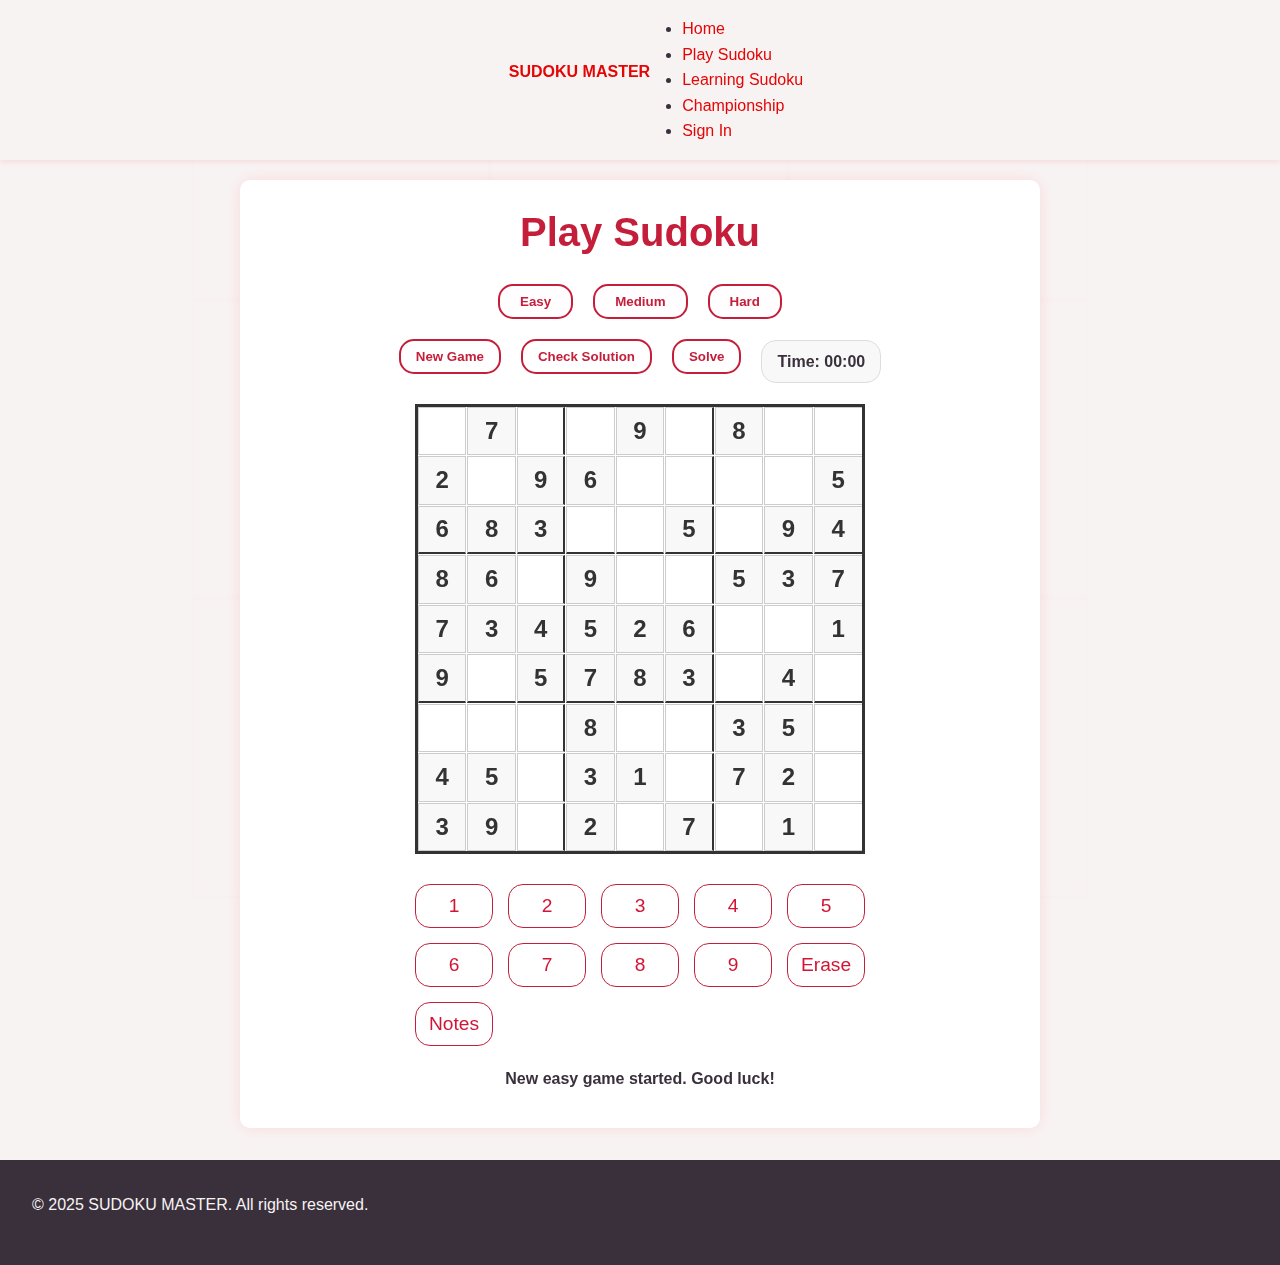
<file: index.html>
<!DOCTYPE html>
<html lang="en">
<head>
    <meta charset="UTF-8">
    <meta name="viewport" content="width=device-width, initial-scale=1.0">
    <title>Play Sudoku - SUDOKU MASTER</title>
    <link rel="stylesheet" href="css/style.css">
    <link rel="stylesheet" href="css/sudoku.css">
</head>
<body>
    <div class="sudoku-watermark"></div>
    
    <header>
        <nav class="navbar">
            <div class="logo">SUDOKU MASTER</div>
            <ul class="nav-links">
                <li><a href="index.html">Home</a></li>
                <li><a href="play.html" class="active">Play Sudoku</a></li>
                <li><a href="learning.html">Learning Sudoku</a></li>
                <li><a href="championship.html">Championship</a></li>
                <li><a href="signin.html">Sign In</a></li>
            </ul>
        </nav>
    </header>

    <main class="play-container">
        <h1>Play Sudoku</h1>
        
        <div class="difficulty-selector">
            <button class="difficulty-btn" id="easy-btn">Easy</button>
            <button class="difficulty-btn" id="medium-btn">Medium</button>
            <button class="difficulty-btn" id="hard-btn">Hard</button>
        </div>
        
        <div class="game-controls">
            <button id="new-game-btn">New Game</button>
            <button id="check-btn">Check Solution</button>
            <button id="solve-btn">Solve</button>
            <div class="timer">Time: <span id="timer-display">00:00</span></div>
        </div>

        <div class="sudoku-container">
            <!-- Sudoku grid will be generated here by JavaScript -->
            <div id="sudoku-grid" class="sudoku-grid">
                <!-- 9x9 grid with 81 cells will be created by JS -->
            </div>
            
            <div class="number-pad">
                <button class="number-btn" data-value="1">1</button>
                <button class="number-btn" data-value="2">2</button>
                <button class="number-btn" data-value="3">3</button>
                <button class="number-btn" data-value="4">4</button>
                <button class="number-btn" data-value="5">5</button>
                <button class="number-btn" data-value="6">6</button>
                <button class="number-btn" data-value="7">7</button>
                <button class="number-btn" data-value="8">8</button>
                <button class="number-btn" data-value="9">9</button>
                <button class="number-btn erase-btn" data-value="0">Erase</button>
                <button class="number-btn note-btn" id="notes-toggle">Notes</button>
            </div>
        </div>
        
        <div class="game-status">
            <p id="status-message">Select a difficulty and start playing!</p>
        </div>
    </main>

    <footer>
        <p>&copy; 2025 SUDOKU MASTER. All rights reserved.</p>
    </footer>

    <script src="js/sudoku-generator.js"></script>
    <script src="js/sudoku-solver.js"></script>
    <script src="js/play.js"></script>
</body>
</html>
</file>
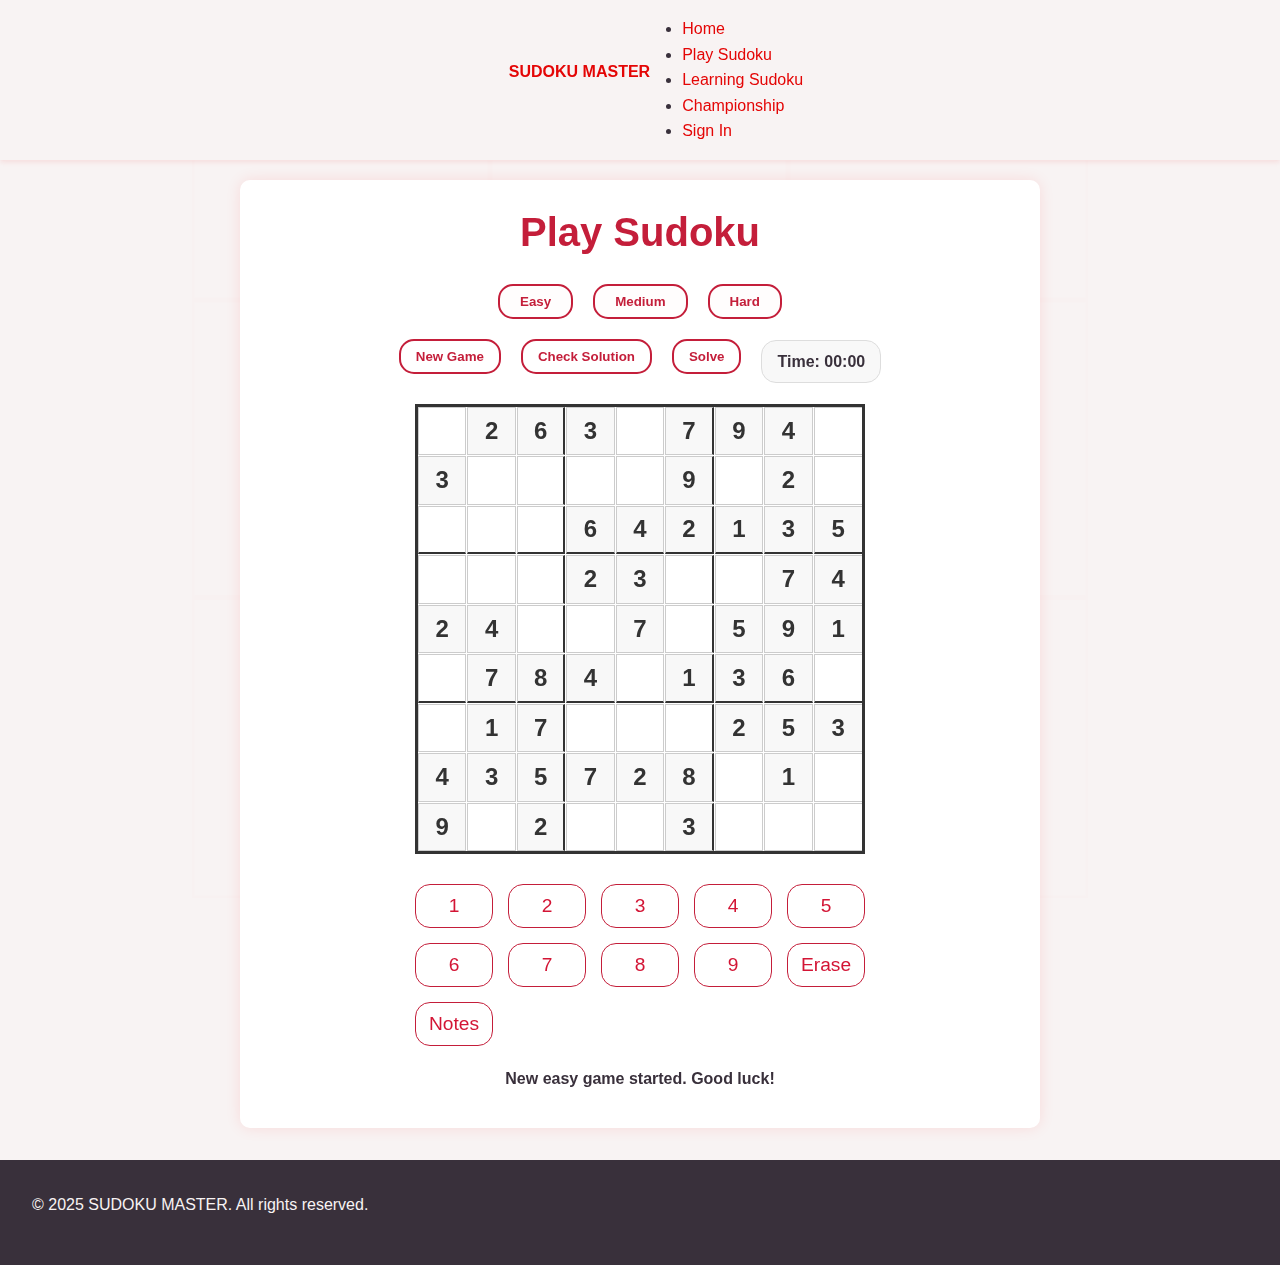
<file: Sudoku_Solver/index.html>
<!DOCTYPE html>
<html lang="en">
<head>
    <meta charset="UTF-8">
    <meta name="viewport" content="width=device-width, initial-scale=1.0">
    <title>Play Sudoku - SUDOKU MASTER</title>
    <link rel="stylesheet" href="css/style.css">
    <link rel="stylesheet" href="css/sudoku.css">
</head>
<body>
    <div class="sudoku-watermark"></div>
    
    <header>
        <nav class="navbar">
            <div class="logo">SUDOKU MASTER</div>
            <ul class="nav-links">
                <li><a href="index.html">Home</a></li>
                <li><a href="play.html" class="active">Play Sudoku</a></li>
                <li><a href="learning.html">Learning Sudoku</a></li>
                <li><a href="championship.html">Championship</a></li>
                <li><a href="signin.html">Sign In</a></li>
            </ul>
        </nav>
    </header>

    <main class="play-container">
        <h1>Play Sudoku</h1>
        
        <div class="difficulty-selector">
            <button class="difficulty-btn" id="easy-btn">Easy</button>
            <button class="difficulty-btn" id="medium-btn">Medium</button>
            <button class="difficulty-btn" id="hard-btn">Hard</button>
        </div>
        
        <div class="game-controls">
            <button id="new-game-btn">New Game</button>
            <button id="check-btn">Check Solution</button>
            <button id="solve-btn">Solve</button>
            <div class="timer">Time: <span id="timer-display">00:00</span></div>
        </div>

        <div class="sudoku-container">
            <!-- Sudoku grid will be generated here by JavaScript -->
            <div id="sudoku-grid" class="sudoku-grid">
                <!-- 9x9 grid with 81 cells will be created by JS -->
            </div>
            
            <div class="number-pad">
                <button class="number-btn" data-value="1">1</button>
                <button class="number-btn" data-value="2">2</button>
                <button class="number-btn" data-value="3">3</button>
                <button class="number-btn" data-value="4">4</button>
                <button class="number-btn" data-value="5">5</button>
                <button class="number-btn" data-value="6">6</button>
                <button class="number-btn" data-value="7">7</button>
                <button class="number-btn" data-value="8">8</button>
                <button class="number-btn" data-value="9">9</button>
                <button class="number-btn erase-btn" data-value="0">Erase</button>
                <button class="number-btn note-btn" id="notes-toggle">Notes</button>
            </div>
        </div>
        
        <div class="game-status">
            <p id="status-message">Select a difficulty and start playing!</p>
        </div>
    </main>

    <footer>
        <p>&copy; 2025 SUDOKU MASTER. All rights reserved.</p>
    </footer>

    <script src="js/sudoku-generator.js"></script>
    <script src="js/sudoku-solver.js"></script>
    <script src="js/play.js"></script>
</body>
</html>
</file>
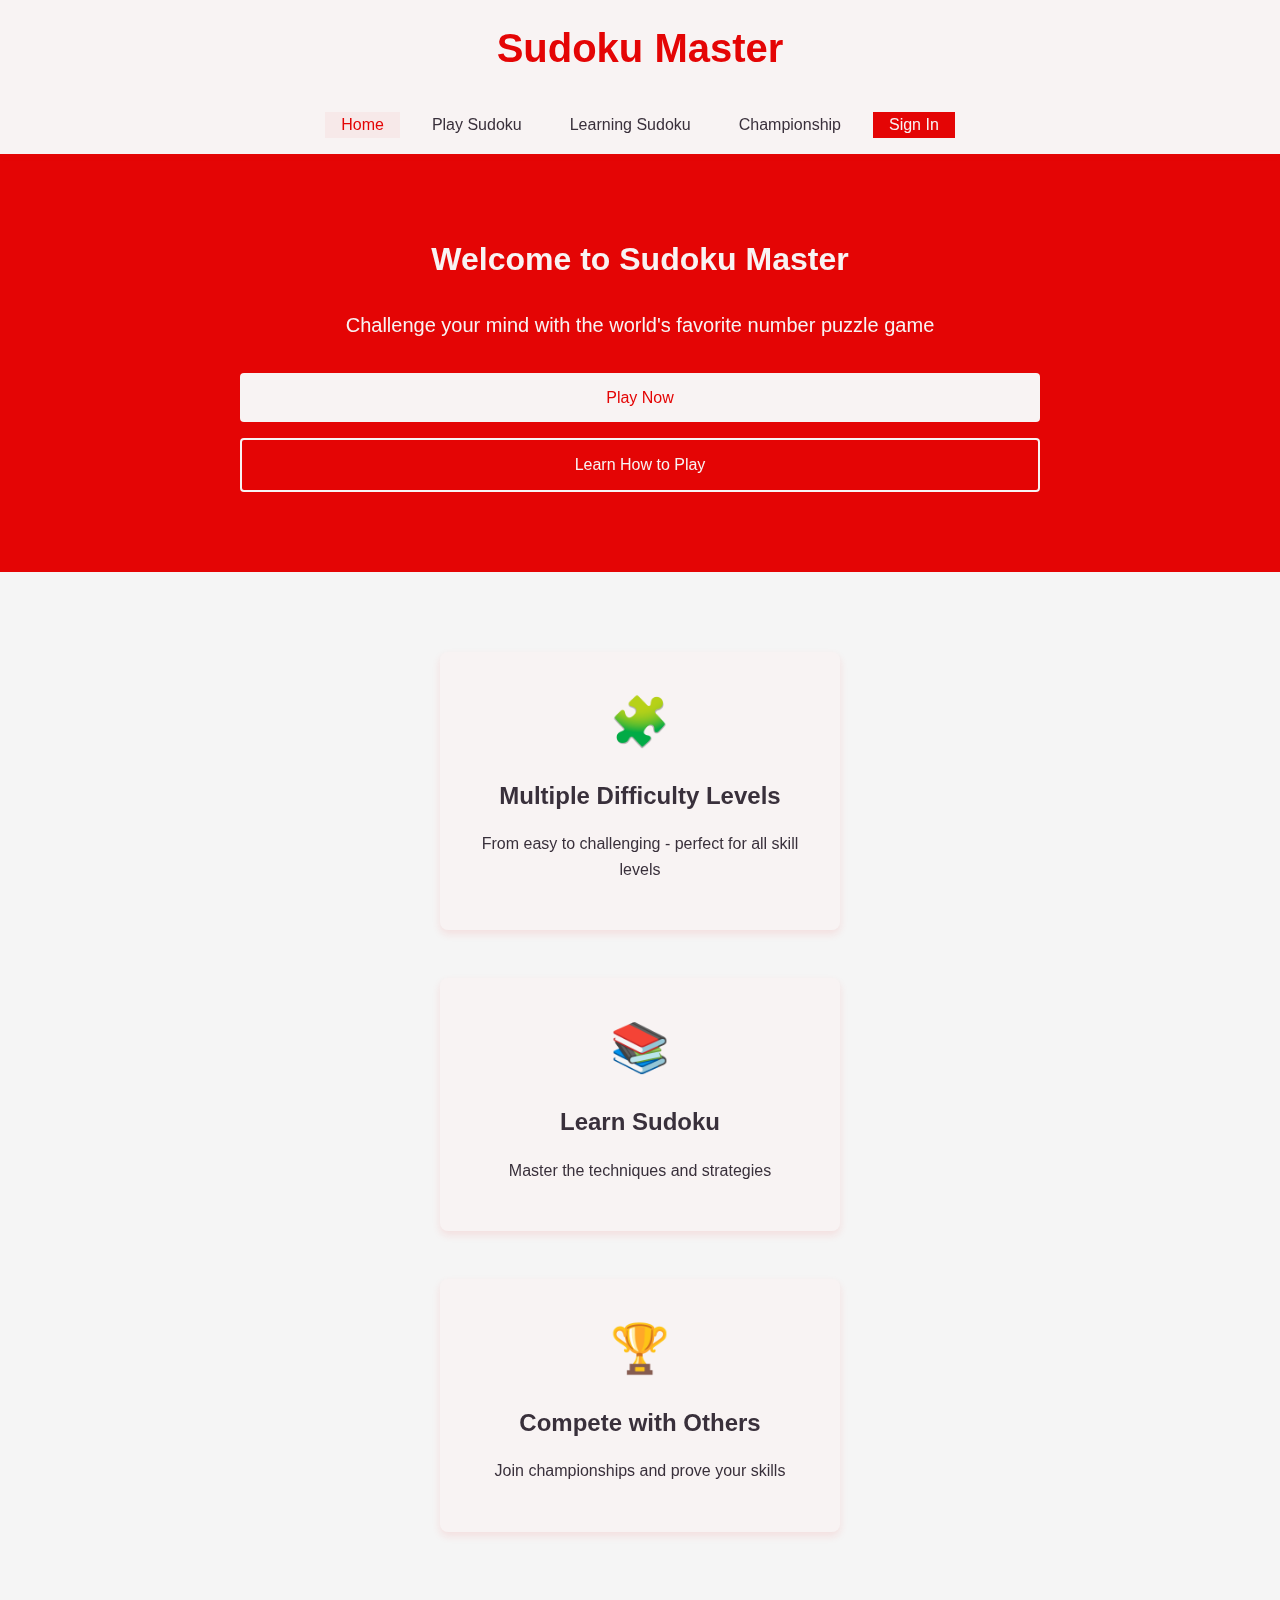
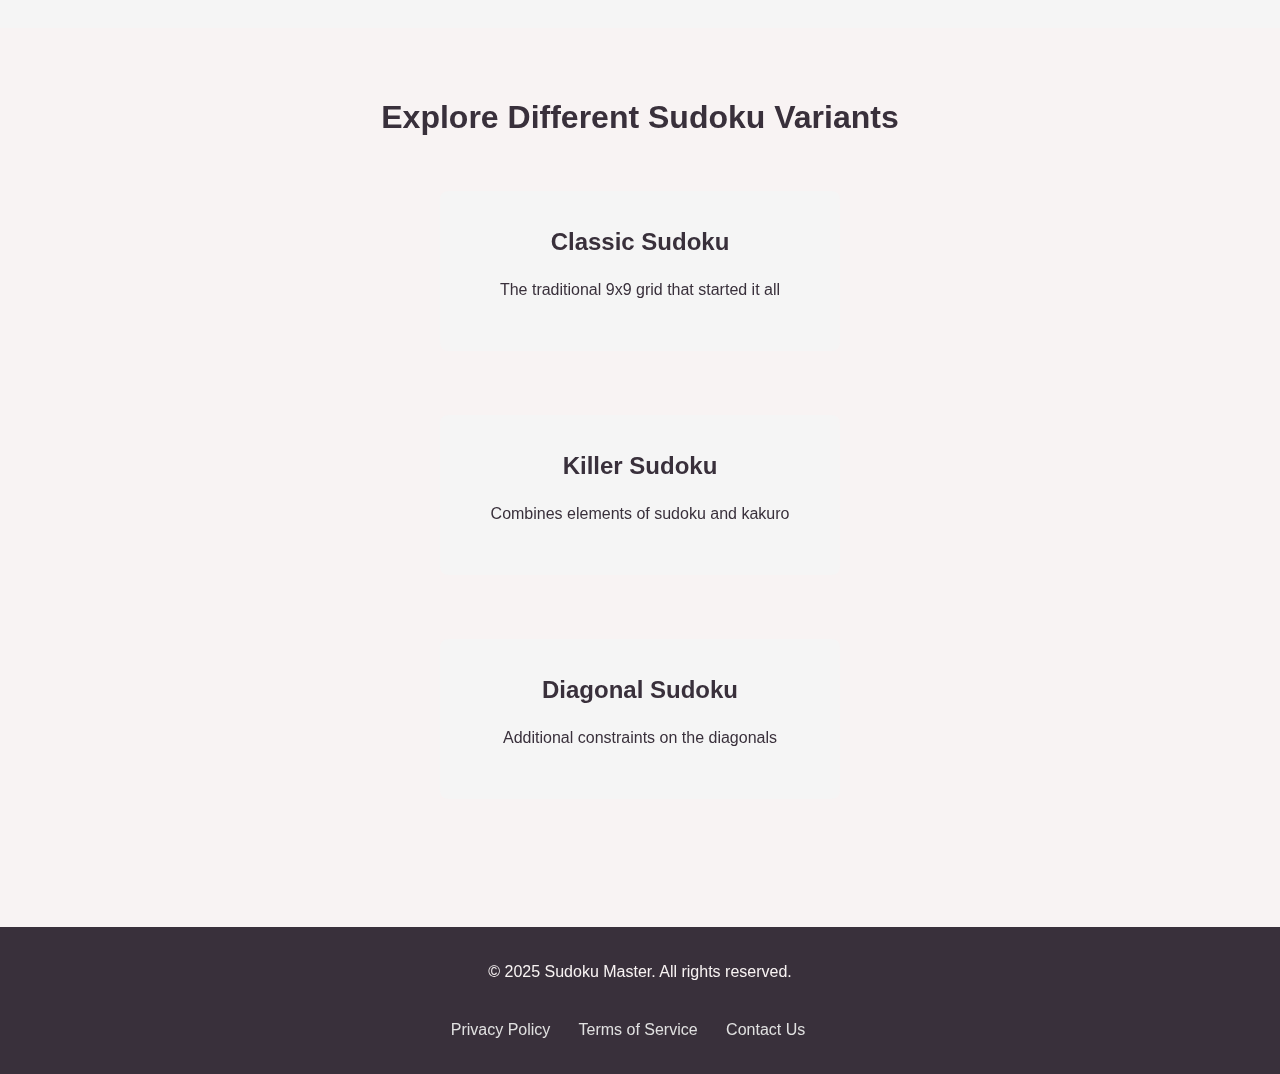
<file: Sudoku_Solver/Index.html>
<!DOCTYPE html>
<html lang="en">
<head>
    <meta charset="UTF-8">
    <meta name="viewport" content="width=device-width, initial-scale=1.0">
    <title>Sudoku Master - Home</title>
    <link rel="stylesheet" href="css/style.css">
</head>
<body>
    <div class="sudoku-watermark"></div>
    
    <header>
        <div class="logo">
            <h1>Sudoku Master</h1>
        </div>
        <nav>
            <ul class="menu">
                <li><a href="index.html" class="active">Home</a></li>
                <li><a href="play.html">Play Sudoku</a></li>
                <li><a href="learning.html">Learning Sudoku</a></li>
                <li><a href="championship.html">Championship</a></li>
                <li><a href="signin.html" class="auth-btn">Sign In</a></li>
            </ul>
        </nav>
    </header>

    <main>
        <section class="hero">
            <div class="hero-content">
                <h2>Welcome to Sudoku Master</h2>
                <p>Challenge your mind with the world's favorite number puzzle game</p>
                <div class="cta-buttons">
                    <a href="play.html" class="btn primary-btn">Play Now</a>
                    <a href="learning.html" class="btn secondary-btn">Learn How to Play</a>
                </div>
            </div>
        </section>

        <section class="features">
            <div class="feature">
                <div class="feature-icon">🧩</div>
                <h3>Multiple Difficulty Levels</h3>
                <p>From easy to challenging - perfect for all skill levels</p>
            </div>
            <div class="feature">
                <div class="feature-icon">📚</div>
                <h3>Learn Sudoku</h3>
                <p>Master the techniques and strategies</p>
            </div>
            <div class="feature">
                <div class="feature-icon">🏆</div>
                <h3>Compete with Others</h3>
                <p>Join championships and prove your skills</p>
            </div>
        </section>

        <section class="game-types">
            <h2>Explore Different Sudoku Variants</h2>
            <div class="game-types-grid">
                <div class="game-type">
                    <h3>Classic Sudoku</h3>
                    <p>The traditional 9x9 grid that started it all</p>
                </div>
                <div class="game-type">
                    <h3>Killer Sudoku</h3>
                    <p>Combines elements of sudoku and kakuro</p>
                </div>
                <div class="game-type">
                    <h3>Diagonal Sudoku</h3>
                    <p>Additional constraints on the diagonals</p>
                </div>
            </div>
        </section>
    </main>

    <footer>
        <div class="footer-content">
            <p>&copy; 2025 Sudoku Master. All rights reserved.</p>
            <div class="footer-links">
                <a href="#">Privacy Policy</a>
                <a href="#">Terms of Service</a>
                <a href="#">Contact Us</a>
            </div>
        </div>
    </footer>

    <script src="js/main.js"></script>
</body>
</html>
</file>
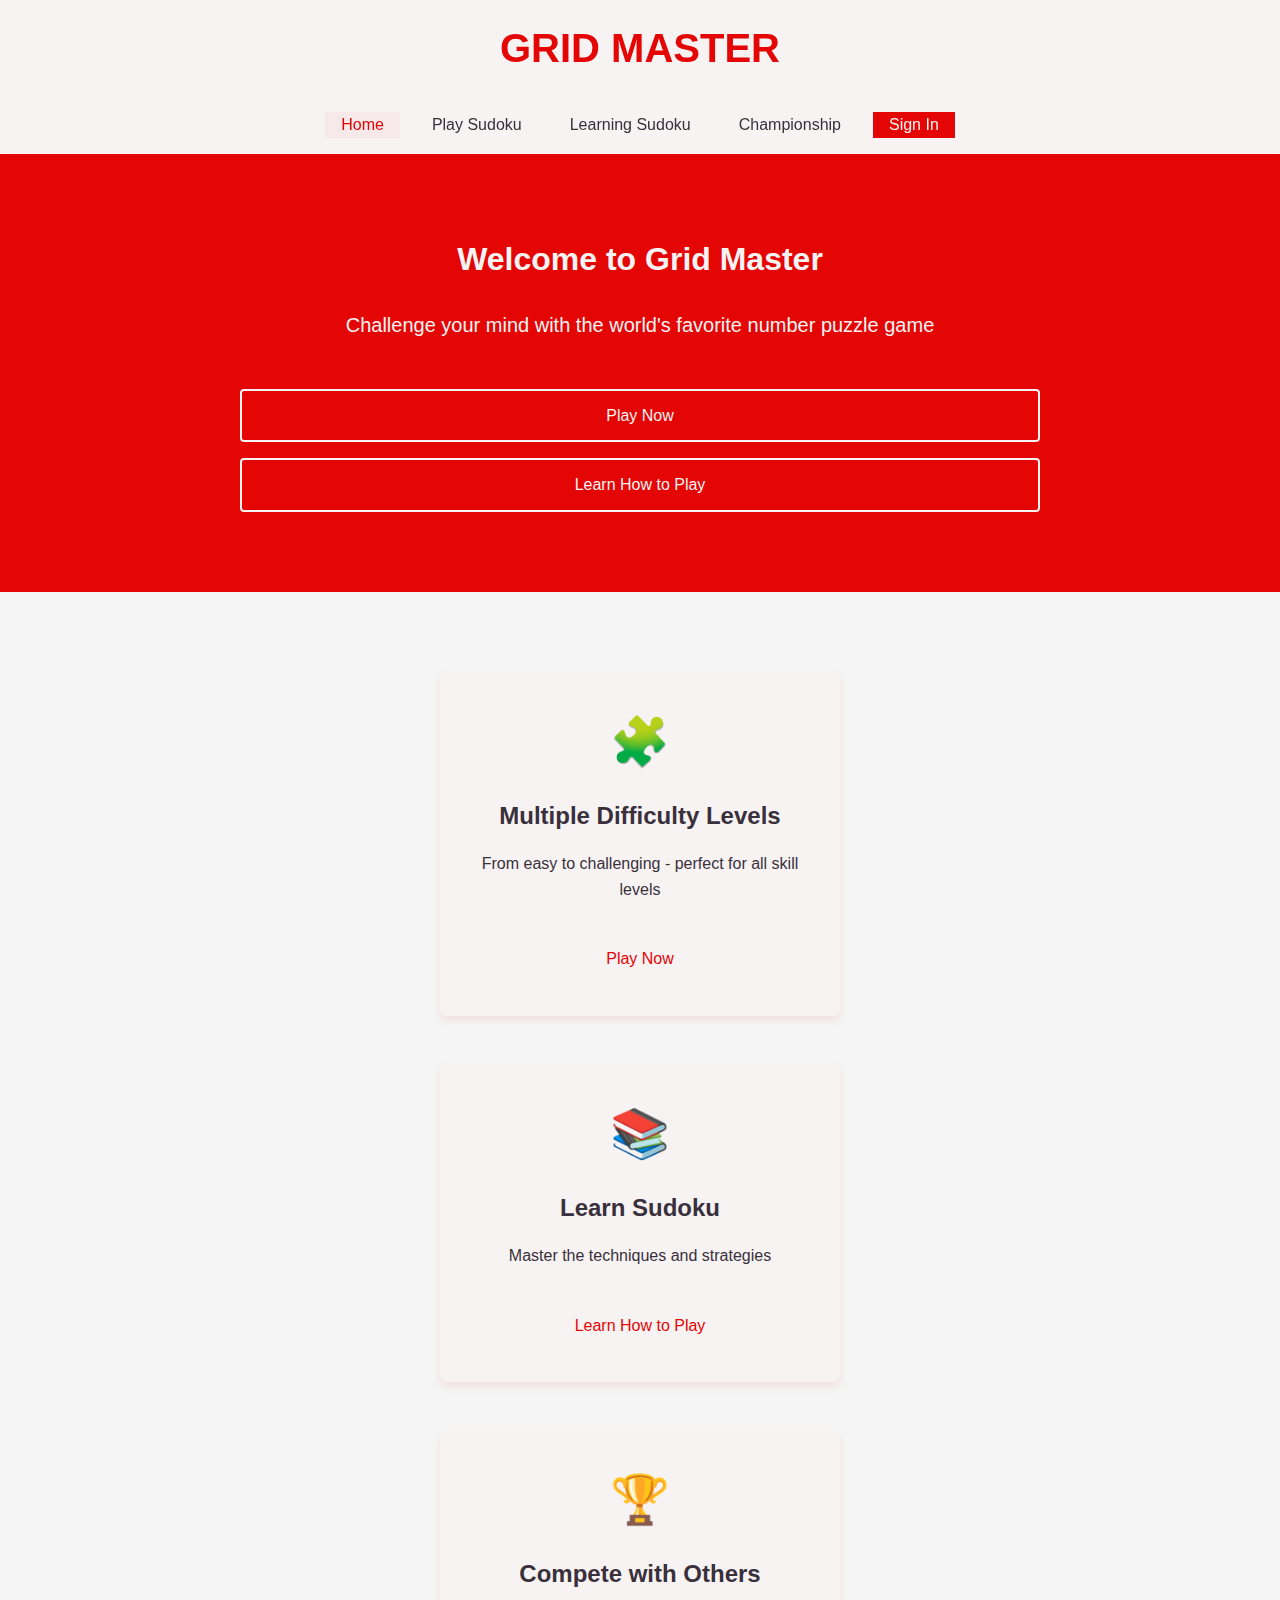
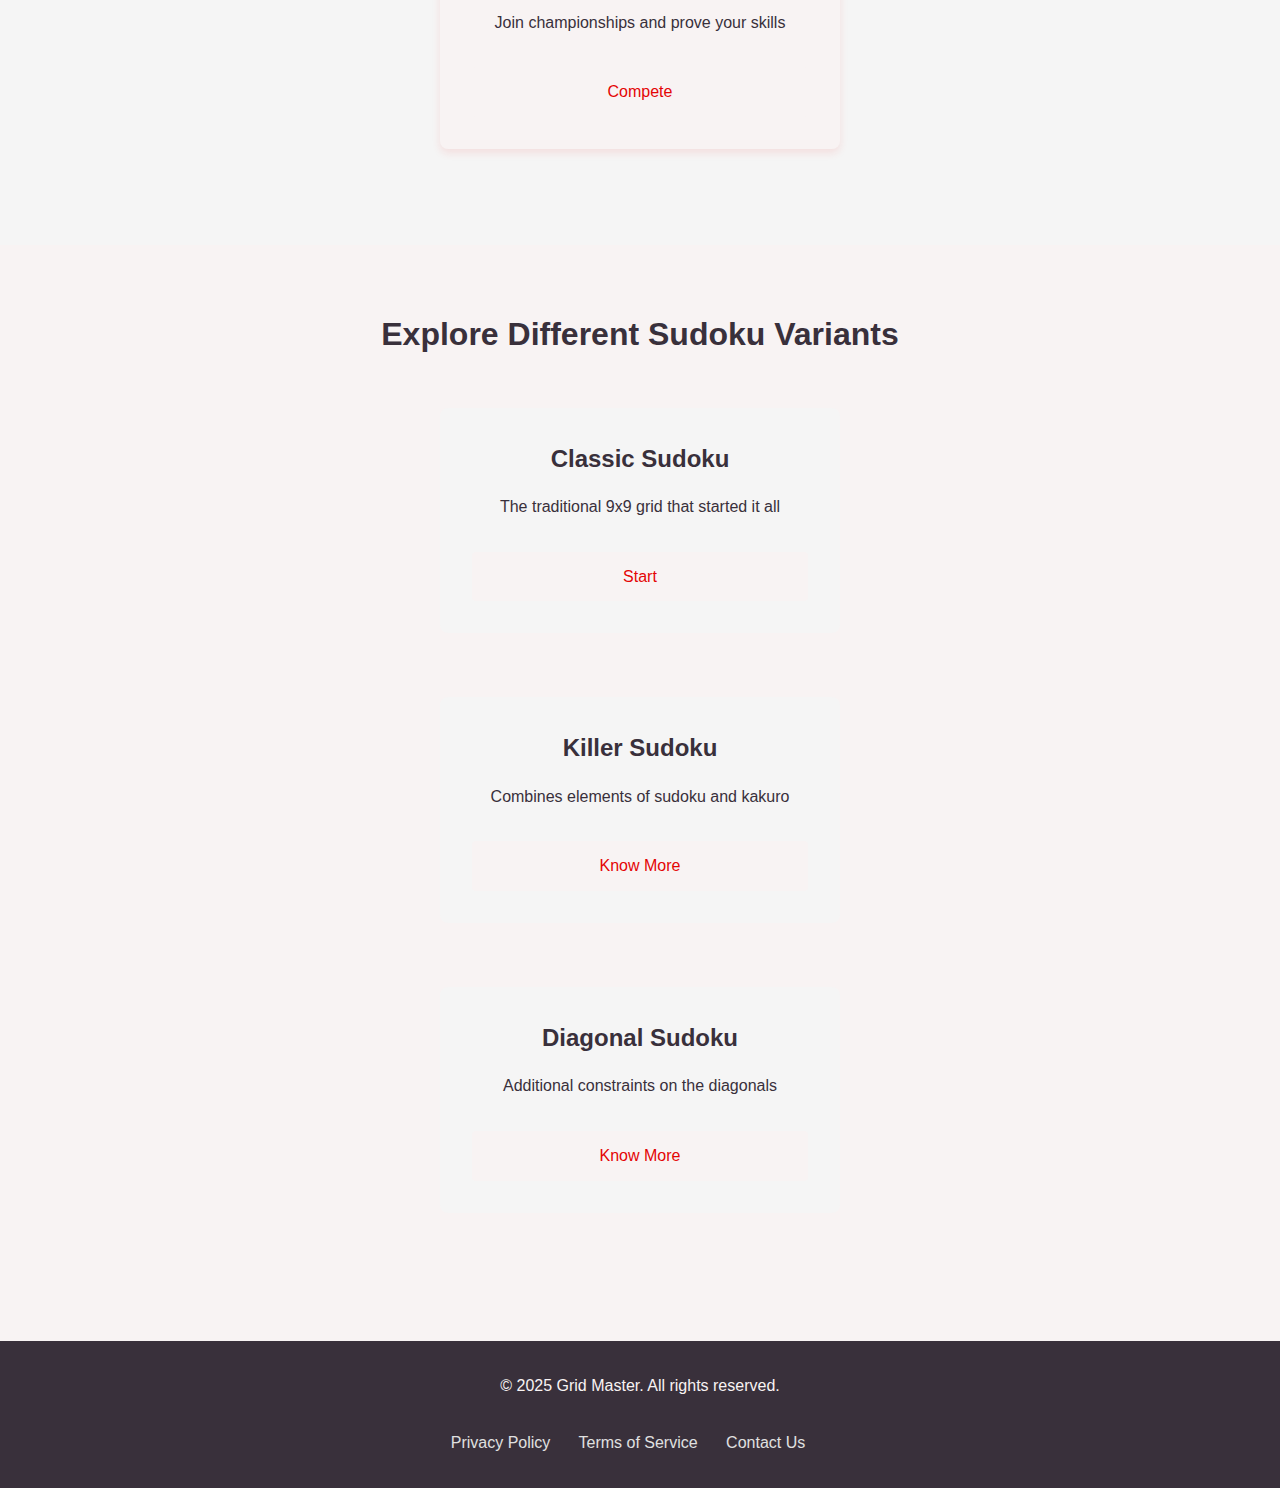
<file: Home.html>
<!DOCTYPE html>
<html lang="en">
<head>
    <meta charset="UTF-8">
    <meta name="viewport" content="width=device-width, initial-scale=1.0">
    <title>GRID MASTER - Home</title>
    <link rel="stylesheet" href="css/style.css">
</head>
<body>
    
    
    <header>
        <div class="logo">
            <h1>GRID MASTER</h1>
        </div>
        <nav>
            <ul class="menu">
                <li><a href="HOME.html" class="active">Home</a></li>
                <li><a href="play.html">Play Sudoku</a></li>
                <li><a href="learning.html">Learning Sudoku</a></li>
                <li><a href="championship.html">Championship</a></li>
                <li><a href="signin.html" class="auth-btn">Sign In</a></li>
            </ul>
        </nav>
    </header>

    <main>
        <section class="hero">
            <div class="hero-content">
                <h2>Welcome to Grid Master</h2>
                <p>Challenge your mind with the world's favorite number puzzle game</p>
                <div class="cta-buttons">
                    <a href="play.html" class="btn secondary-btn">Play Now</a>
                    <a href="learning.html" class="btn secondary-btn">Learn How to Play</a>
                </div>
            </div>
        </section>

        <section class="features">
            <div class="feature">
                <div class="feature-icon">🧩</div>
                <h3>Multiple Difficulty Levels</h3>
                <p>From easy to challenging - perfect for all skill levels</p>
                <div class="cta-buttons">
                    <a href="play.html" class="btn primary-btn"">Play Now</a>
                </div>
            </div>
            <div class="feature">
                <div class="feature-icon">📚</div>
                <h3>Learn Sudoku</h3>
                <p>Master the techniques and strategies</p>
                <div class="cta-buttons">
                <a href="learning.html" class="btn primary-btn">Learn How to Play</a>
                </div>
            </div>
            <div class="feature">
                <div class="feature-icon">🏆</div>
                <h3>Compete with Others</h3>
                <p>Join championships and prove your skills</p>
                <div class="cta-buttons">
                <a href="championship.html" class="btn primary-btn">Compete</a>
                </div>
            </div>
        </section>

        <section class="game-types">
            <h2>Explore Different Sudoku Variants</h2>
            <div class="game-types-grid">
                <div class="game-type">
                    <h3>Classic Sudoku</h3>
                    <p>The traditional 9x9 grid that started it all</p>
                    <div class="cta-buttons">
                <a href="play.html" class="btn primary-btn">Start</a>
                </div>
                </div>
                <div class="game-type">
                    <h3>Killer Sudoku</h3>
                    <p>Combines elements of sudoku and kakuro</p>
                    <div class="cta-buttons">
                        <a href="https://en.wikipedia.org/wiki/Killer_sudoku#Solving_strategies" class="btn primary-btn" target="_blank"> Know More</a>
                    </div>
                </div>
                <div class="game-type">
                    <h3>Diagonal Sudoku</h3>
                    <p>Additional constraints on the diagonals</p>
                    <div class="cta-buttons">
                     <a href= "https://www.wikihow.com/Play-Diagonal-Sudoku#:~:text=The%20numbers%201%E2%80%939%20must%20appear%20exactly%20once%20in%20the,the%20puzzle%20follows%20these%20constraints." class="btn primary-btn" target="_blank">Know More</a>
                </div>
                </div>
            </div>
        </section>
    </main>

    <footer>
        <div class="footer-content">
            <p>&copy; 2025 Grid Master. All rights reserved.</p>
            <div class="footer-links">
                <a href="#">Privacy Policy</a>
                <a href="#">Terms of Service</a>
                <a href="#">Contact Us</a>
            </div>
        </div>
    </footer>

    <script src="js/main.js"></script>
</body>
</html>
</file>
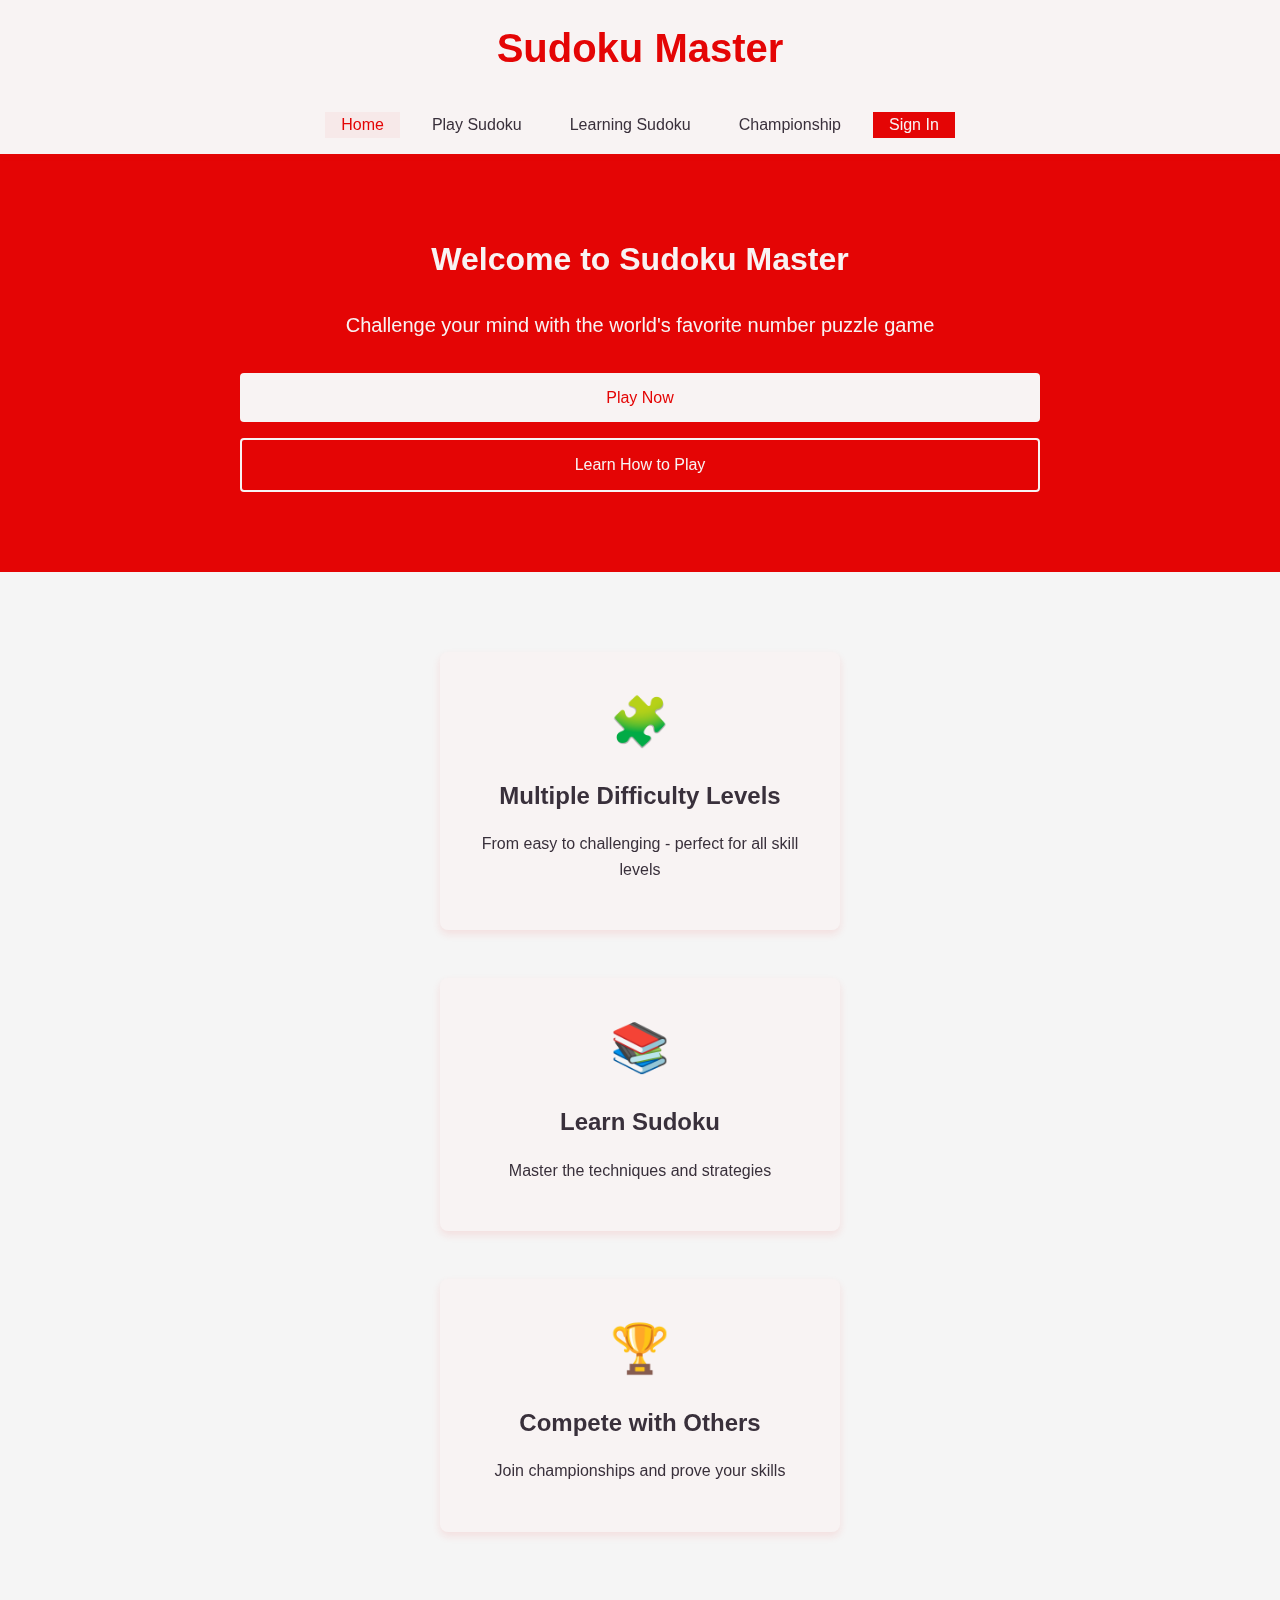
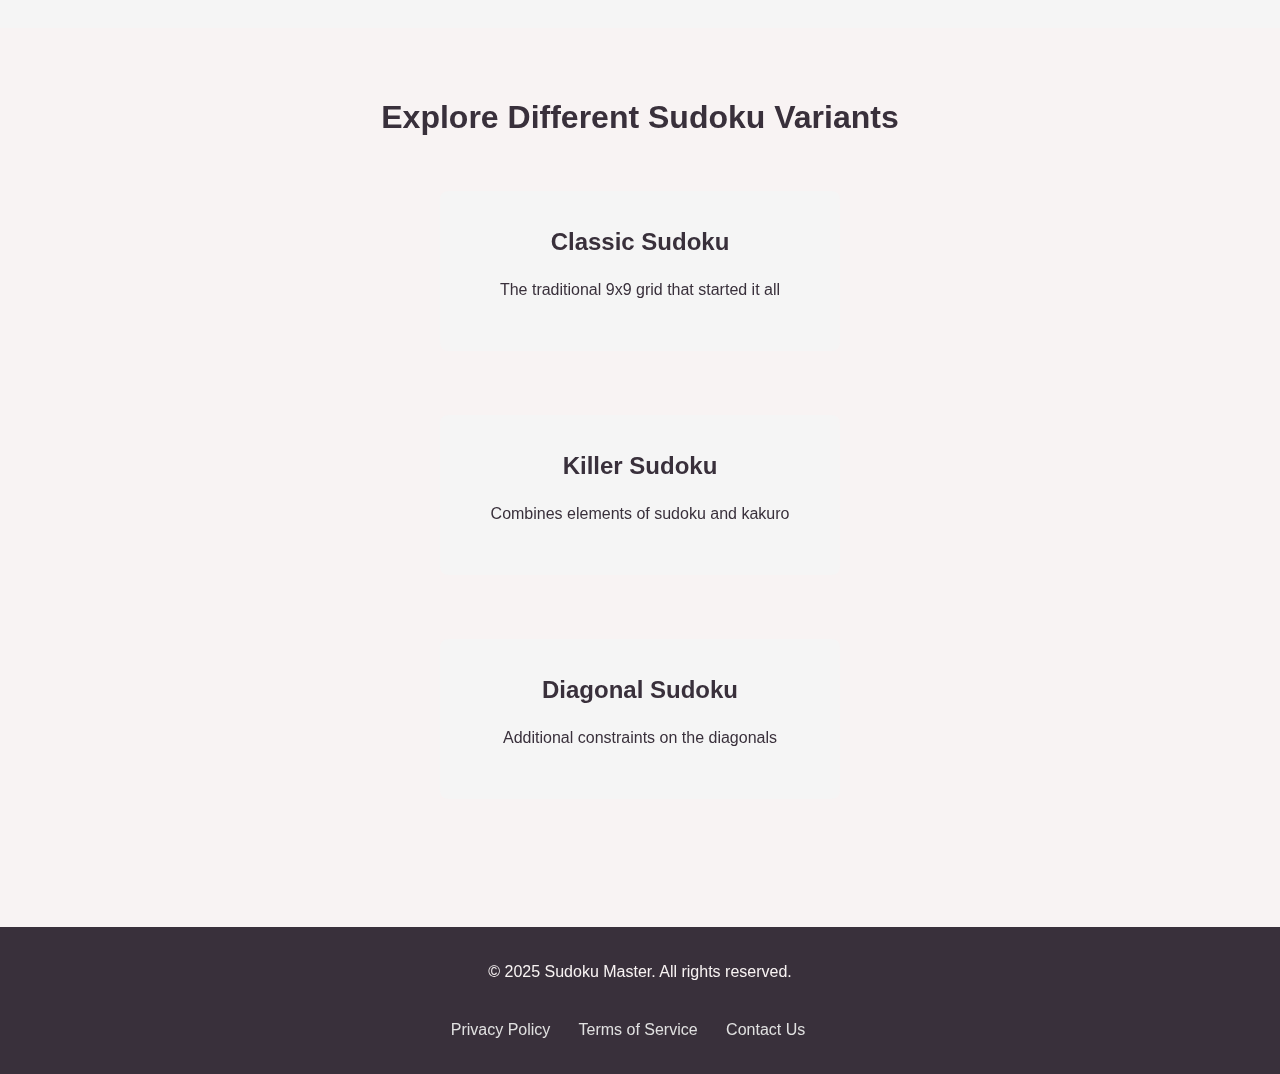
<file: Index1.html>
<!DOCTYPE html>
<html lang="en">
<head>
    <meta charset="UTF-8">
    <meta name="viewport" content="width=device-width, initial-scale=1.0">
    <title>Sudoku Master - Home</title>
    <link rel="stylesheet" href="css/style.css">
</head>
<body>
    <div class="sudoku-watermark"></div>
    
    <header>
        <div class="logo">
            <h1>Sudoku Master</h1>
        </div>
        <nav>
            <ul class="menu">
                <li><a href="index.html" class="active">Home</a></li>
                <li><a href="play.html">Play Sudoku</a></li>
                <li><a href="learning.html">Learning Sudoku</a></li>
                <li><a href="championship.html">Championship</a></li>
                <li><a href="signin.html" class="auth-btn">Sign In</a></li>
            </ul>
        </nav>
    </header>

    <main>
        <section class="hero">
            <div class="hero-content">
                <h2>Welcome to Sudoku Master</h2>
                <p>Challenge your mind with the world's favorite number puzzle game</p>
                <div class="cta-buttons">
                    <a href="play.html" class="btn primary-btn">Play Now</a>
                    <a href="learning.html" class="btn secondary-btn">Learn How to Play</a>
                </div>
            </div>
        </section>

        <section class="features">
            <div class="feature">
                <div class="feature-icon">🧩</div>
                <h3>Multiple Difficulty Levels</h3>
                <p>From easy to challenging - perfect for all skill levels</p>
            </div>
            <div class="feature">
                <div class="feature-icon">📚</div>
                <h3>Learn Sudoku</h3>
                <p>Master the techniques and strategies</p>
            </div>
            <div class="feature">
                <div class="feature-icon">🏆</div>
                <h3>Compete with Others</h3>
                <p>Join championships and prove your skills</p>
            </div>
        </section>

        <section class="game-types">
            <h2>Explore Different Sudoku Variants</h2>
            <div class="game-types-grid">
                <div class="game-type">
                    <h3>Classic Sudoku</h3>
                    <p>The traditional 9x9 grid that started it all</p>
                </div>
                <div class="game-type">
                    <h3>Killer Sudoku</h3>
                    <p>Combines elements of sudoku and kakuro</p>
                </div>
                <div class="game-type">
                    <h3>Diagonal Sudoku</h3>
                    <p>Additional constraints on the diagonals</p>
                </div>
            </div>
        </section>
    </main>

    <footer>
        <div class="footer-content">
            <p>&copy; 2025 Sudoku Master. All rights reserved.</p>
            <div class="footer-links">
                <a href="#">Privacy Policy</a>
                <a href="#">Terms of Service</a>
                <a href="#">Contact Us</a>
            </div>
        </div>
    </footer>

    <script src="js/main.js"></script>
</body>
</html>
</file>
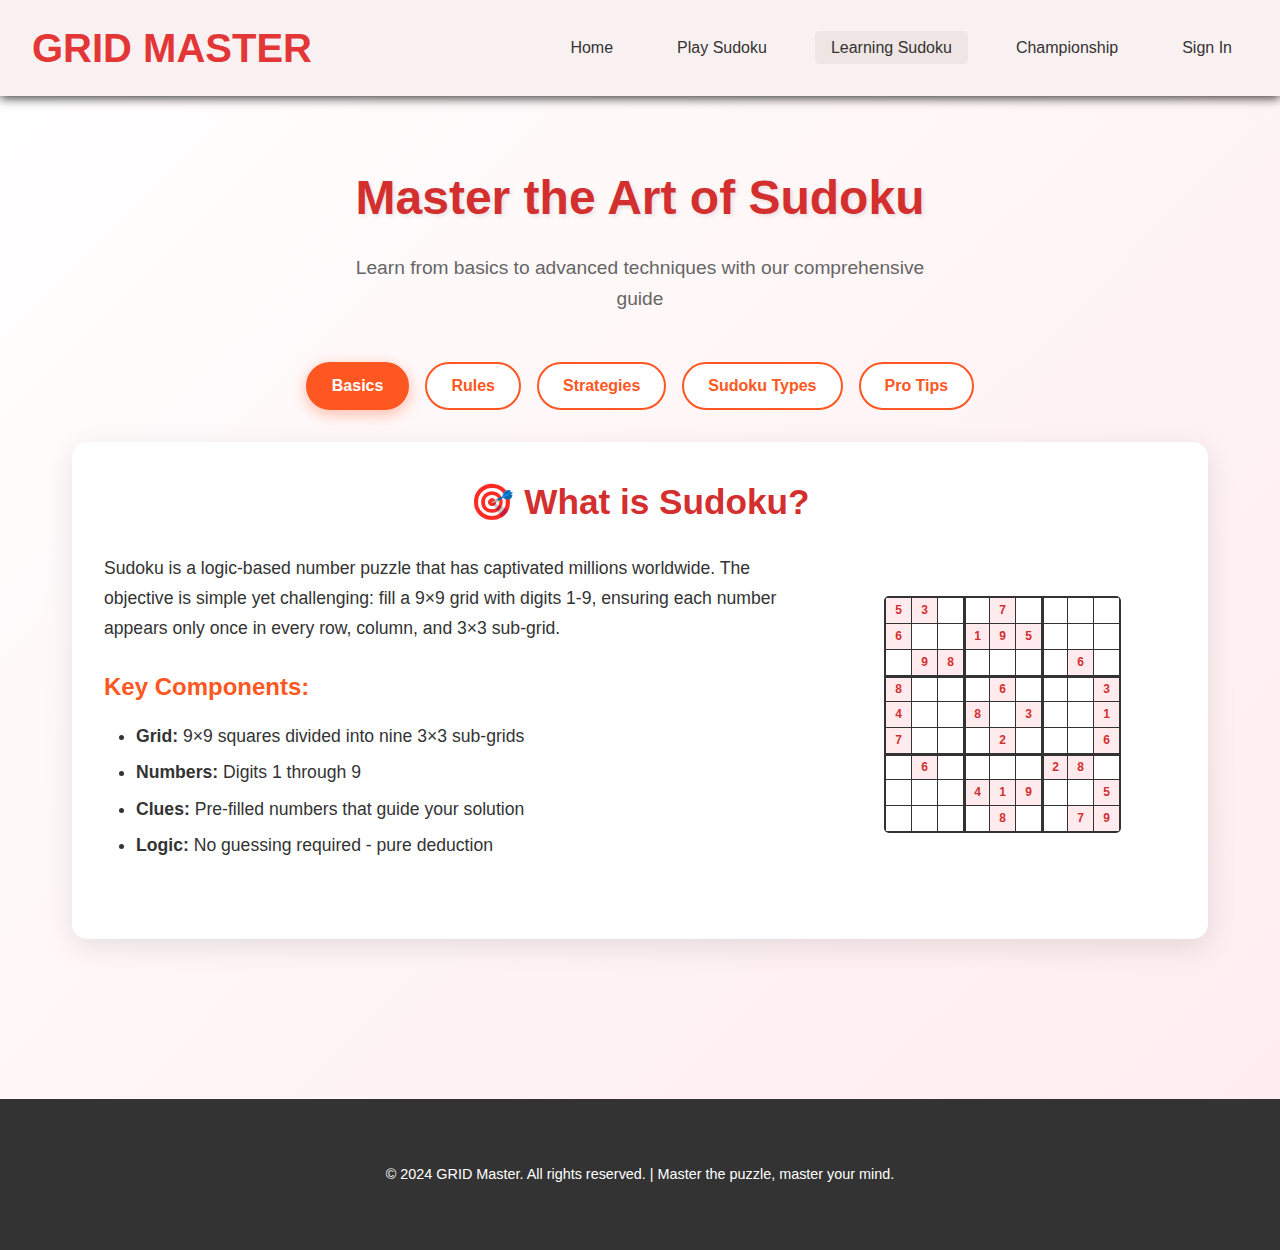
<file: learning.html>
<!DOCTYPE html>
<html lang="en">
<head>
    <meta charset="UTF-8">
    <meta name="viewport" content="width=device-width, initial-scale=1.0">
    <title>Learning Sudoku - Grid Master</title>
    <link rel="stylesheet" href="css/learning.css">
</head>
<body>
    <!-- Navigation -->
    <nav>
        <div class="nav-container">
            <div class="logo">
                <h2>GRID MASTER</h2>
            </div>
            <ul class="nav-menu">
                <li><a href="HOME.html">Home</a></li>
                <li><a href="play.html">Play Sudoku</a></li>
                <li><a href="learning.html" class="active">Learning Sudoku</a></li>
                <li><a href="championship.html">Championship</a></li>
                <li><a href="signin.html">Sign In</a></li>
            </ul>
           
        </div>
    </nav>

    <!-- Main Content -->
    <main class="main-content">
        <div class="container">
            <!-- Header Section -->
            <header class="page-header">
                <h1>Master the Art of Sudoku</h1>
                <p>Learn from basics to advanced techniques with our comprehensive guide</p>
            </header>

            <!-- Learning Navigation Tabs -->
            <div class="learning-tabs">
                <button class="tab-btn active" data-tab="basics">Basics</button>
                <button class="tab-btn" data-tab="rules">Rules</button>
                <button class="tab-btn" data-tab="strategies">Strategies</button>
                <button class="tab-btn" data-tab="types">Sudoku Types</button>
                <button class="tab-btn" data-tab="tips">Pro Tips</button>
            </div>

            <!-- Tab Content -->
            <div class="tab-content">
                <!-- Basics Tab -->
                <div id="basics" class="tab-panel active">
                    <div class="content-section">
                        <h2>🎯 What is Sudoku?</h2>
                        <div class="content-grid">
                            <div class="content-text">
                                <p>Sudoku is a logic-based number puzzle that has captivated millions worldwide. The objective is simple yet challenging: fill a 9×9 grid with digits 1-9, ensuring each number appears only once in every row, column, and 3×3 sub-grid.</p>
                                
                                <h3>Key Components:</h3>
                                <ul>
                                    <li><strong>Grid:</strong> 9×9 squares divided into nine 3×3 sub-grids</li>
                                    <li><strong>Numbers:</strong> Digits 1 through 9</li>
                                    <li><strong>Clues:</strong> Pre-filled numbers that guide your solution</li>
                                    <li><strong>Logic:</strong> No guessing required - pure deduction</li>
                                </ul>
                            </div>
                            <div class="example-grid">
                                <div class="mini-sudoku" id="example-grid">
                                    <!-- Will be populated by JavaScript -->
                                </div>
                            </div>
                        </div>
                    </div>
                </div>

                <!-- Rules Tab -->
                <div id="rules" class="tab-panel">
                    <div class="content-section">
                        <h2>📋 The Golden Rules</h2>
                        <div class="rules-container">
                            <div class="rule-card">
                                <div class="rule-icon">1️⃣</div>
                                <h3>Row Rule</h3>
                                <p>Each horizontal row must contain all digits from 1 to 9, with no repetition.</p>
                            </div>
                            <div class="rule-card">
                                <div class="rule-icon">2️⃣</div>
                                <h3>Column Rule</h3>
                                <p>Each vertical column must contain all digits from 1 to 9, with no repetition.</p>
                            </div>
                            <div class="rule-card">
                                <div class="rule-icon">3️⃣</div>
                                <h3>Box Rule</h3>
                                <p>Each 3×3 sub-grid (box) must contain all digits from 1 to 9, with no repetition.</p>
                            </div>
                        </div>
                        
                        <div class="important-note">
                            <h3>🔑 Remember:</h3>
                            <p>These three rules work together. A number placement must satisfy ALL three rules simultaneously!</p>
                        </div>
                    </div>
                </div>

                <!-- Strategies Tab -->
                <div id="strategies" class="tab-panel">
                    <div class="content-section">
                        <h2>🧠 Solving Strategies</h2>
                        
                        <div class="strategy-section">
                            <h3>Beginner Techniques</h3>
                            <div class="technique-grid">
                                <div class="technique-card">
                                    <h4>1. Naked Singles</h4>
                                    <p>When a cell has only one possible number, fill it in immediately.</p>
                                    <button class="demo-btn" onclick="showDemo('naked-singles')">View Demo</button>
                                </div>
                                <div class="technique-card">
                                    <h4>2. Hidden Singles</h4>
                                    <p>When a number can only go in one cell within a row, column, or box.</p>
                                    <button class="demo-btn" onclick="showDemo('hidden-singles')">View Demo</button>
                                </div>
                                <div class="technique-card">
                                    <h4>3. Elimination</h4>
                                    <p>Cross out impossible numbers to narrow down possibilities.</p>
                                    <button class="demo-btn" onclick="showDemo('elimination')">View Demo</button>
                                </div>
                            </div>
                        </div>

                        <div class="strategy-section">
                            <h3>Intermediate Techniques</h3>
                            <div class="technique-grid">
                                <div class="technique-card">
                                    <h4>4. Naked Pairs</h4>
                                    <p>When two cells in a unit can only contain the same two numbers.</p>
                                    <button class="demo-btn" onclick="showDemo('naked-pairs')">View Demo</button>
                                </div>
                                <div class="technique-card">
                                    <h4>5. Pointing Pairs</h4>
                                    <p>When a number in a box is limited to one row or column.</p>
                                    <button class="demo-btn" onclick="showDemo('pointing-pairs')">View Demo</button>
                                </div>
                                <div class="technique-card">
                                    <h4>6. Box/Line Reduction</h4>
                                    <p>Eliminate possibilities based on box-line interactions.</p>
                                    <button class="demo-btn" onclick="showDemo('box-line')">View Demo</button>
                                </div>
                            </div>
                        </div>
                    </div>
                </div>

                <!-- Types Tab -->
                <div id="types" class="tab-panel">
                    <div class="content-section">
                        <h2>🎨 Sudoku Variations</h2>
                        
                        <div class="types-grid">
                            <div class="type-card">
                                <div class="type-header">
                                    <h3>🔷 Classic Sudoku</h3>
                                    <span class="difficulty easy">Beginner</span>
                                </div>
                                <p>The traditional 9×9 grid with standard rules. Perfect for beginners to learn the fundamentals.</p>
                                <ul>
                                    <li>Standard 9×9 grid</li>
                                    <li>Numbers 1-9 only</li>
                                    <li>Basic row, column, box rules</li>
                                </ul>
                            </div>

                            <div class="type-card">
                                <div class="type-header">
                                    <h3>⚔️ Killer Sudoku</h3>
                                    <span class="difficulty medium">Intermediate</span>
                                </div>
                                <p>Combines Sudoku with mathematical cages. Numbers in cages must sum to the given total.</p>
                                <ul>
                                    <li>No given numbers initially</li>
                                    <li>Colored cages with sum clues</li>
                                    <li>No repeated numbers in cages</li>
                                </ul>
                                <div class="cta-buttons">
                                <a href="https://en.wikipedia.org/wiki/Killer_sudoku#Solving_strategies" class="btn primary-btn" target="_blank">MORE</a>
                                </div>
                            </div>

                            <div class="type-card">
                                <div class="type-header">
                                    <h3>📐 Diagonal Sudoku</h3>
                                    <span class="difficulty medium">Intermediate</span>
                                </div>
                                <p>Classic Sudoku with an additional constraint: both main diagonals must contain digits 1-9.</p>
                                <ul>
                                    <li>Standard Sudoku rules apply</li>
                                    <li>Both diagonals need 1-9</li>
                                    <li>Extra logical constraints</li>
                                </ul>
                                <div class="cta-buttons">
                                <a href= "https://www.wikihow.com/Play-Diagonal-Sudoku#:~:text=The%20numbers%201%E2%80%939%20must%20appear%20exactly%20once%20in%20the,the%20puzzle%20follows%20these%20constraints." class="btn primary-btn" target="_blank">MORE</a>
                                </div>
                            </div>

                           

                            <div class="type-card">
                                <div class="type-header">
                                    <h3>🎯 X-Sudoku</h3>
                                    <span class="difficulty hard">Advanced</span>
                                </div>
                                <p>Features additional constraints where marked diagonals must also contain unique digits.</p>
                                <ul>
                                    <li>Extra diagonal constraints</li>
                                    <li>More complex logic required</li>
                                    <li>Multiple constraint interactions</li>
                                </ul>
                                <div class="cta-buttons">
                                <a href="https://www.sudokuwiki.org/Sudoku_X_Strategies" class="btn primary-btn" target="_blank">MORE</a>
                                </div>
                            </div>

                            <div class="type-card">
                                <div class="type-header">
                                    <h3>🔄 Multi-Grid Sudoku</h3>
                                    <span class="difficulty expert">Expert</span>
                                </div>
                                <p>Multiple overlapping Sudoku grids that share common regions and must be solved together.</p>
                                <ul>
                                    <li>Multiple interconnected grids</li>
                                    <li>Shared overlapping regions</li>
                                    <li>Extreme logical complexity</li>
                                </ul>
                                <div class="cta-buttons">
                                <a href="https://nrich.maths.org/problems/multiples-sudoku#:~:text=Rules%20of%20Multiples%20Sudoku,cells%20with%20the%20same%20number." class="btn primary-btn" target="_blank">MORE</a>
                                </div>
                            </div>
                        </div>
                    </div>
                </div>

                <!-- Tips Tab -->
                <div id="tips" class="tab-panel">
                    <div class="content-section">
                        <h2>💡 Pro Tips & Shortcuts</h2>
                        
                        <div class="tips-container">
                            <div class="tip-category">
                                <h3>🚀 Speed Solving Tips</h3>
                                <div class="tip-list">
                                    <div class="tip-item">
                                        <span class="tip-number">1</span>
                                        <div class="tip-content">
                                            <h4>Scan for Easy Wins</h4>
                                            <p>Always start by looking for cells with only one possible number. These are your "gimmes" and should be filled first.</p>
                                        </div>
                                    </div>
                                    <div class="tip-item">
                                        <span class="tip-number">2</span>
                                        <div class="tip-content">
                                            <h4>Use Pencil Marks</h4>
                                            <p>Write small numbers in corners to track possibilities. This prevents mistakes and helps visualize patterns.</p>
                                        </div>
                                    </div>
                                    <div class="tip-item">
                                        <span class="tip-number">3</span>
                                        <div class="tip-content">
                                            <h4>Focus on Constraints</h4>
                                            <p>Look for rows, columns, or boxes that are nearly complete. These often reveal hidden singles.</p>
                                        </div>
                                    </div>
                                </div>
                            </div>

                            <div class="tip-category">
                                <h3>🎯 Common Mistakes to Avoid</h3>
                                <div class="mistake-list">
                                    <div class="mistake-item">
                                        <span class="mistake-icon">❌</span>
                                        <div class="mistake-content">
                                            <h4>Guessing Too Early</h4>
                                            <p>Always exhaust logical deduction before making assumptions. Guessing can lead to complex contradictions.</p>
                                        </div>
                                    </div>
                                    <div class="mistake-item">
                                        <span class="mistake-icon">❌</span>
                                        <div class="mistake-content">
                                            <h4>Ignoring Pencil Marks</h4>
                                            <p>Failing to update possibility notes leads to missed opportunities and logical errors.</p>
                                        </div>
                                    </div>
                                    <div class="mistake-item">
                                        <span class="mistake-icon">❌</span>
                                        <div class="mistake-content">
                                            <h4>Tunnel Vision</h4>
                                            <p>Don't focus on one area too long. Sometimes the solution lies in a different region.</p>
                                        </div>
                                    </div>
                                </div>
                            </div>

                            <div class="practice-section">
                                <h3>🏋️ Practice Recommendations</h3>
                                <div class="practice-grid">
                                    <div class="practice-card">
                                        <h4>Daily Practice</h4>
                                        <p>Solve at least one puzzle daily to maintain and improve your skills.</p>
                                    </div>
                                    <div class="practice-card">
                                        <h4>Start Easy</h4>
                                        <p>Master easier puzzles before attempting harder difficulties.</p>
                                    </div>
                                    <div class="practice-card">
                                        <h4>Time Yourself</h4>
                                        <p>Track solving times to measure improvement and build speed.</p>
                                    </div>
                                    <div class="practice-card">
                                        <h4>Learn Patterns</h4>
                                        <p>Study common number patterns and configurations.</p>
                                        <div class="cta-buttons">
                                        <a href="https://sudokuprimer.com/patterns.php" class="btn primary-btn" target="_blank">Patterns-</a>
                                        </div
                                    </div>
                                </div>
                            </div>
                        </div>
                    </div>
                </div>
            </div>

            <!-- Interactive Demo Section -->
            <div id="demo-section" class="demo-section" style="display: none;">
                <div class="demo-header">
                    <h3 id="demo-title">Technique Demo</h3>
                    <button class="close-demo" onclick="closeDemoSection()">×</button>
                </div>
                <div class="demo-content">
                    <div id="demo-grid" class="demo-sudoku-grid">
                        <!-- Demo grid will be populated by JavaScript -->
                    </div>
                    <div class="demo-explanation">
                        <div id="demo-text">
                            <!-- Explanation text will be populated by JavaScript -->
                        </div>
                        <div class="demo-controls">
                            <button class="demo-btn" onclick="nextStep()">Next Step</button>
                            <button class="demo-btn secondary" onclick="resetDemo()">Reset</button>
                        </div>
                    </div>
                </div>
            </div>
        </div>
    </main>

    <!-- Footer -->
    <footer class="footer">
        <div class="container">
            <p>&copy; 2024 GRID Master. All rights reserved. | Master the puzzle, master your mind.</p>
        </div>
    </footer>

    <script src="js/learning.js"></script>
</body>
</html>
</file>
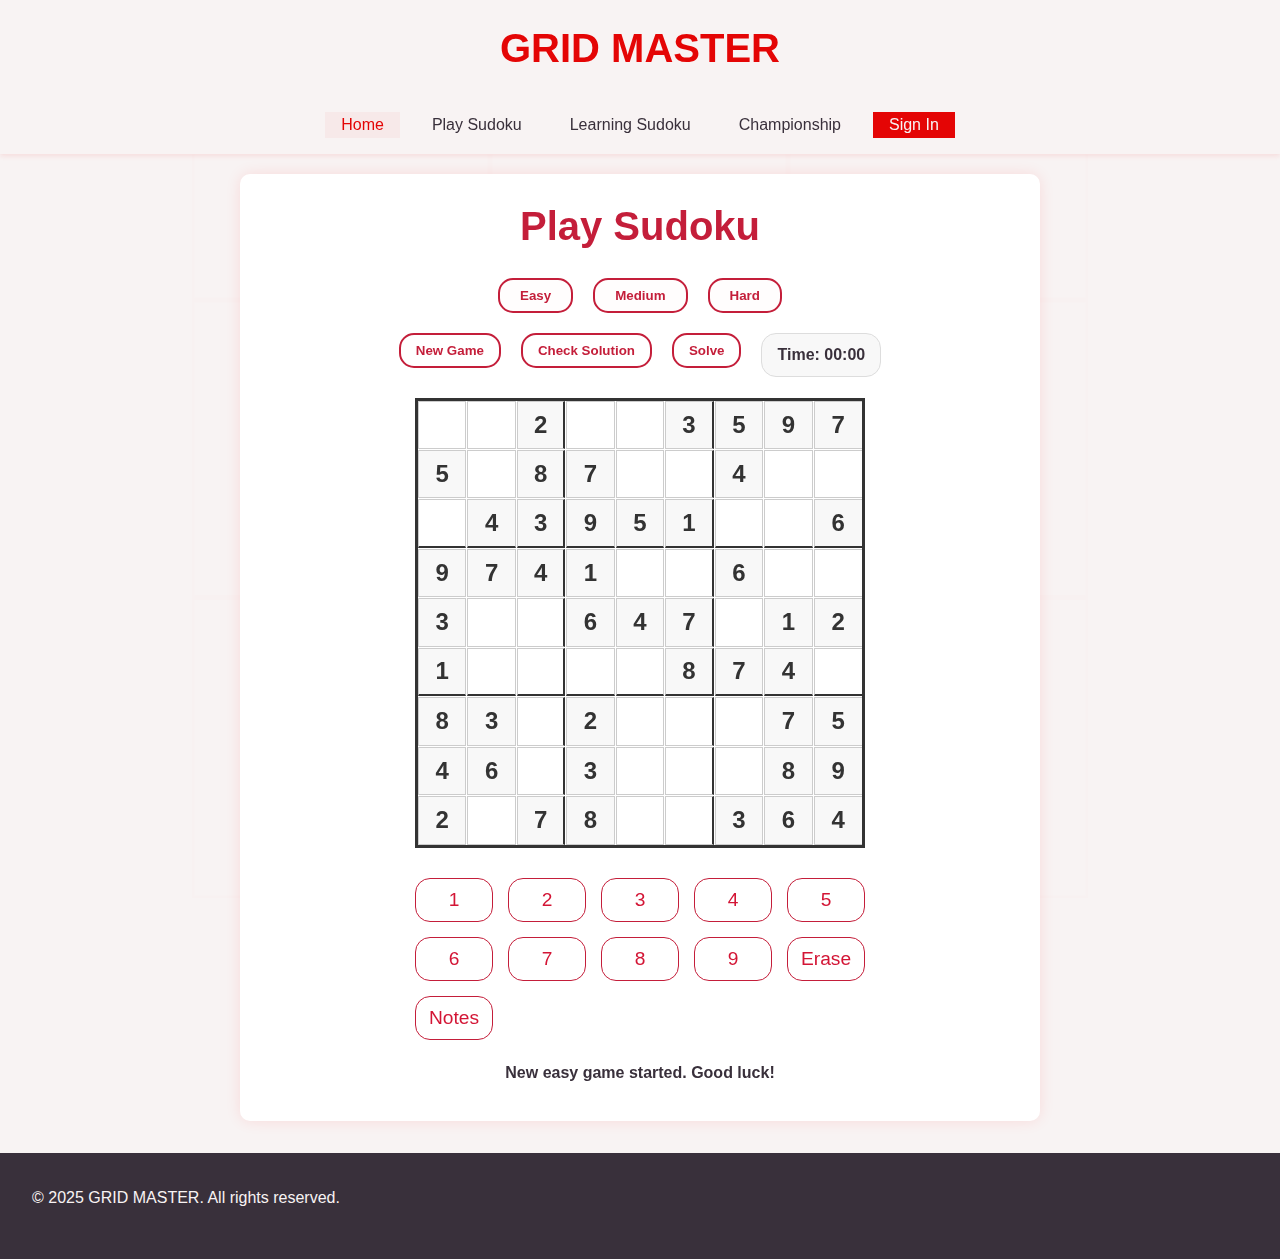
<file: play.html>
<!DOCTYPE html>
<html lang="en">
<head>
    <meta charset="UTF-8">
    <meta name="viewport" content="width=device-width, initial-scale=1.0">
    <title>Play Sudoku - GRID MASTER</title>
    <link rel="stylesheet" href="css/style.css">
    <link rel="stylesheet" href="css/sudoku.css">
    
</head>
<body>
    <div class="sudoku-watermark"></div>
    
    <header>
        <div class="logo">
            <h1>GRID MASTER</h1>
        </div>
        <nav>
            <ul class="menu">
                <li><a href="HOME.html" class="active">Home</a></li>
                <li><a href="play.html">Play Sudoku</a></li>
                <li><a href="learning.html">Learning Sudoku</a></li>
                <li><a href="championship.html">Championship</a></li>
                <li><a href="signin.html" class="auth-btn">Sign In</a></li>
            </ul>
        </nav>
    </header>

    <main class="play-container">
        <h1>Play Sudoku</h1>
        
        <div class="difficulty-selector">
            <button class="difficulty-btn" id="easy-btn">Easy</button>
            <button class="difficulty-btn" id="medium-btn">Medium</button>
            <button class="difficulty-btn" id="hard-btn">Hard</button>
        </div>
        
        <div class="game-controls">
            <button id="new-game-btn">New Game</button>
            <button id="check-btn">Check Solution</button>
            <button id="solve-btn">Solve</button>
            <div class="timer">Time: <span id="timer-display">00:00</span></div>
        </div>

        <div class="sudoku-container">
            <!-- Sudoku grid will be generated here by JavaScript -->
            
            <div id="sudoku-grid" class="sudoku-grid">
                  <!-- 9x9 grid with 81 cells will be created by JS -->
            </div>
            
            <div class="number-pad">
                <button class="number-btn" data-value="1">1</button>
                <button class="number-btn" data-value="2">2</button>
                <button class="number-btn" data-value="3">3</button>
                <button class="number-btn" data-value="4">4</button>
                <button class="number-btn" data-value="5">5</button>
                <button class="number-btn" data-value="6">6</button>
                <button class="number-btn" data-value="7">7</button>
                <button class="number-btn" data-value="8">8</button>
                <button class="number-btn" data-value="9">9</button>
                <button class="number-btn erase-btn" data-value="0">Erase</button>
                <button class="number-btn note-btn" id="notes-toggle">Notes</button>
            </div>
        </div>
        
        <div class="game-status">
            <p id="status-message">Select a difficulty and start playing!</p>
        </div>
    </main>

    <footer>
        <p>&copy; 2025 GRID MASTER. All rights reserved.</p>
    </footer>
   
    <script src="js/sudoku-generator.js"></script>
    <script src="js/sudoku-solver.js"></script>
    <script src="js/play.js"></script>
</body>
</html>
</file>
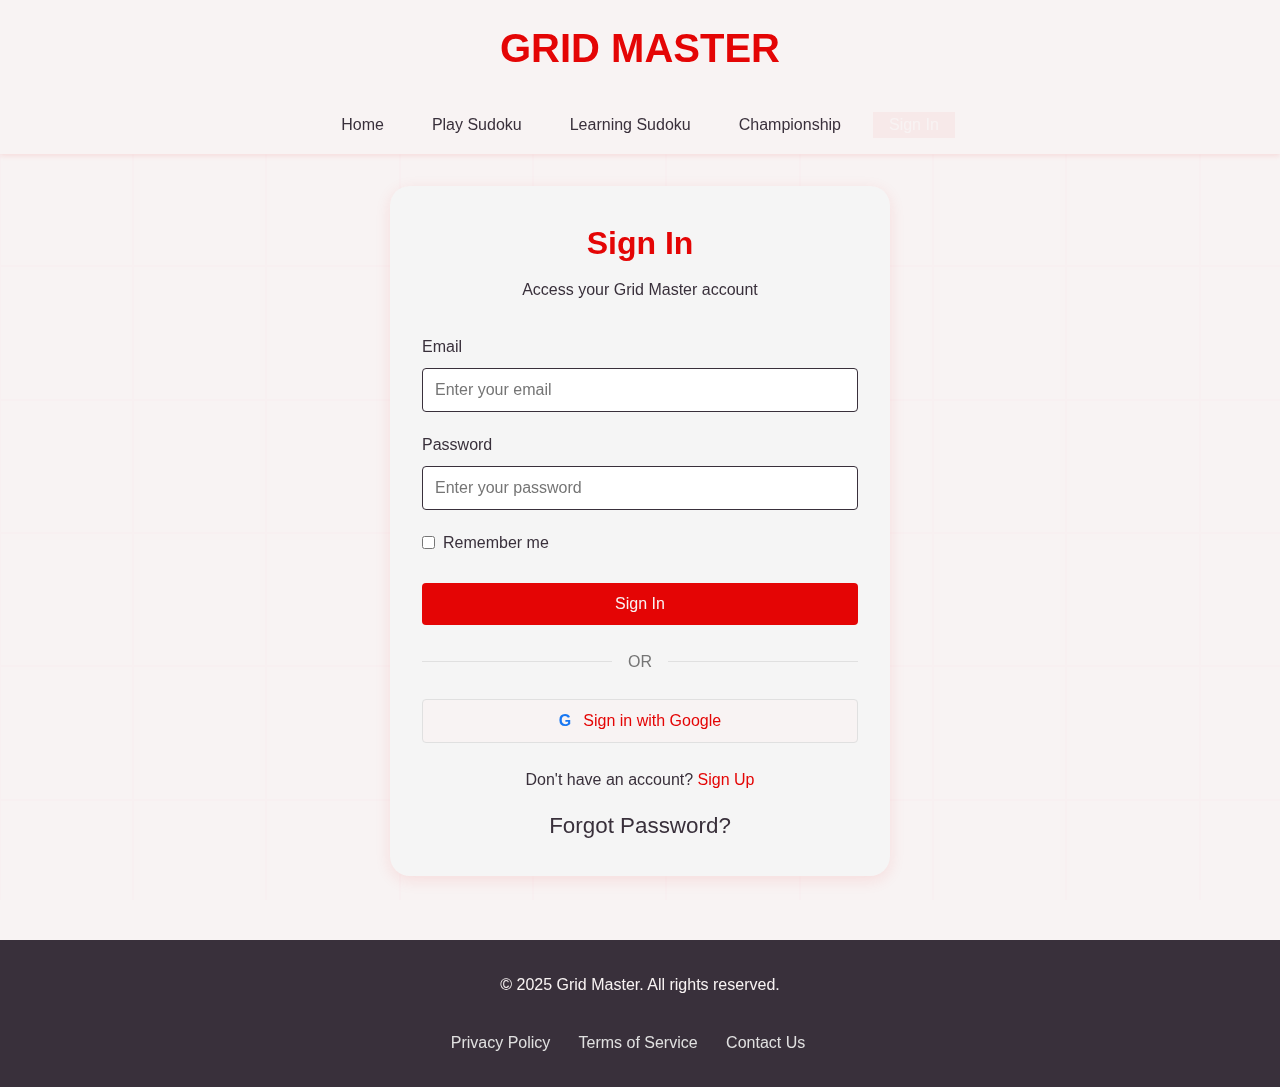
<file: signin.html>
<!DOCTYPE html>
<html lang="en">
<head>
    <meta charset="UTF-8">
    <meta name="viewport" content="width=device-width, initial-scale=1.0">
    <title>Sign In - GRID MASTER</title>
    <link rel="stylesheet" href="css/style.css">
    <link rel="stylesheet" href="css/auth.css">
</head>
<body>
    <div class="sudoku-watermark"></div>
    
    <header>
        <div class="logo">
            <h1>GRID MASTER</h1>
        </div>
        <nav>
            <ul class="menu">
                <li><a href="index.html">Home</a></li>
                <li><a href="play.html">Play Sudoku</a></li>
                <li><a href="learning.html">Learning Sudoku</a></li>
                <li><a href="championship.html">Championship</a></li>
                <li><a href="signin.html" class="auth-btn active">Sign In</a></li>
            </ul>
        </nav>
    </header>

    <main class="container auth-container">
        <div class="auth-card">
            <div class="auth-header">
                <h2>Sign In</h2>
                <p>Access your Grid Master account</p>
            </div>
            
            <form id="signin-form" class="auth-form">
                <div class="form-group">
                    <label for="email">Email</label>
                    <input type="email" id="email" name="email" placeholder="Enter your email" required>
                </div>
                
                <div class="form-group">
                    <label for="password">Password</label>
                    <input type="password" id="password" name="password" placeholder="Enter your password" required>
                </div>
                
                <div class="form-check">
                    <input type="checkbox" id="remember" name="remember">
                    <label for="remember">Remember me</label>
                </div>
                
                <button type="submit" class="btn auth-submit-btn">Sign In</button>
            </form>
            
            <div class="auth-divider">
                <span>OR</span>
            </div>
            
            <div class="social-auth">
                <button class="social-btn google-btn">
                    <span class="social-icon">G</span>
                    <span>Sign in with Google</span>
                </button>
                
            </div>
            
            <div class="auth-footer">
                <p>Don't have an account? <a href="signup.html">Sign Up</a></p>
                <a href="#" class="forgot-password">Forgot Password?</a>
            </div>
        </div>
    </main>

    <footer>
        <div class="footer-content">
            <p>&copy; 2025 Grid Master. All rights reserved.</p>
            <div class="footer-links">
                <a href="#">Privacy Policy</a>
                <a href="#">Terms of Service</a>
                <a href="#">Contact Us</a>
            </div>
        </div>
    </footer>

    <script src="js/main.js"></script>
    <script src="js/auth.js"></script>
</body>
</html>
</file>
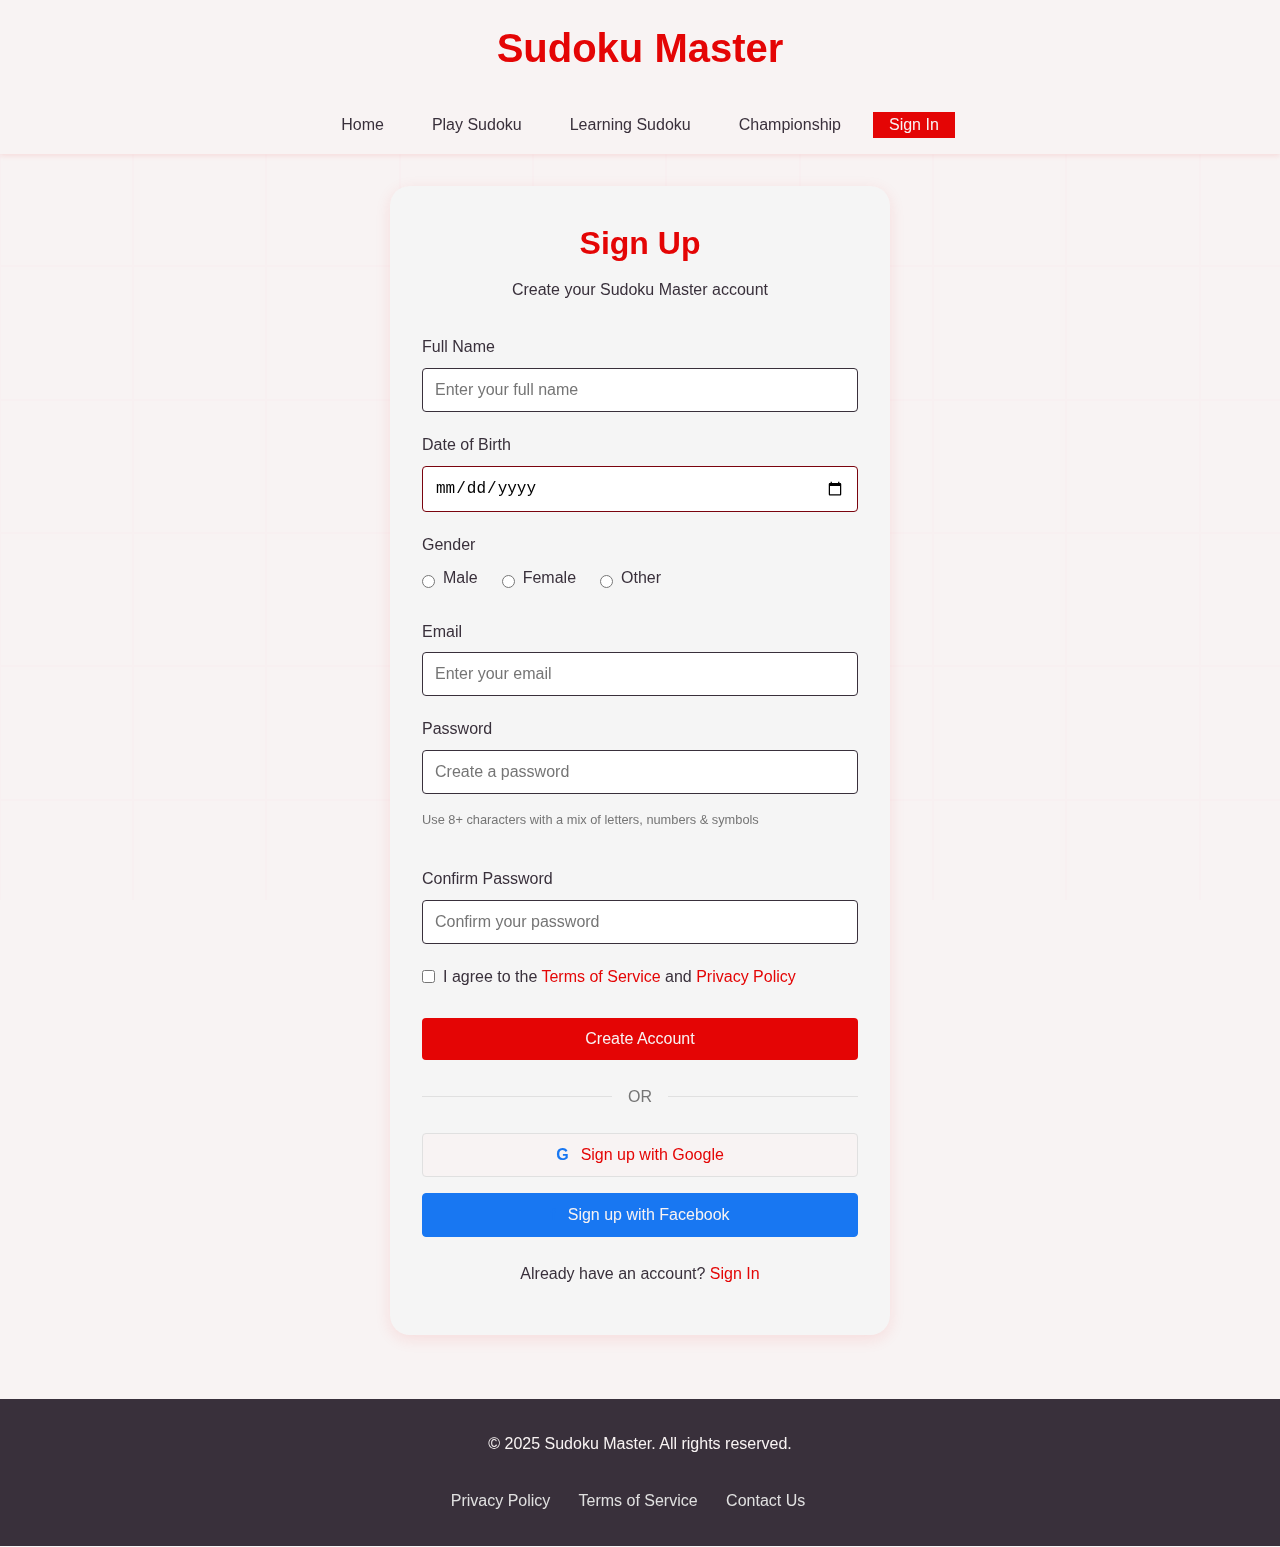
<file: signup.html>
<!DOCTYPE html>
<html lang="en">
<head>
    <meta charset="UTF-8">
    <meta name="viewport" content="width=device-width, initial-scale=1.0">
    <title>Sign Up - Sudoku Master</title>
    <link rel="stylesheet" href="css/style.css">
    <link rel="stylesheet" href="css/auth.css">
</head>
<body>
    <div class="sudoku-watermark"></div>
    
    <header>
        <div class="logo">
            <h1>Sudoku Master</h1>
        </div>
        <nav>
            <ul class="menu">
                <li><a href="index.html">Home</a></li>
                <li><a href="play.html">Play Sudoku</a></li>
                <li><a href="learning.html">Learning Sudoku</a></li>
                <li><a href="championship.html">Championship</a></li>
                <li><a href="signin.html" class="auth-btn">Sign In</a></li>
            </ul>
        </nav>
    </header>

    <main class="container auth-container">
        <div class="auth-card">
            <div class="auth-header">
                <h2>Sign Up</h2>
                <p>Create your Sudoku Master account</p>
            </div>
            
            <form id="signup-form" class="auth-form">
                <div class="form-group">
                    <label for="name">Full Name</label>
                    <input type="text" id="name" name="name" placeholder="Enter your full name" required>
                </div>
                
                <div class="form-group">
                    <label for="dob">Date of Birth</label>
                    <input type="date" id="dob" name="dob" required>
                </div>
                
                <div class="form-group">
                    <label>Gender</label>
                    <div class="radio-group">
                        <div class="radio-option">
                            <input type="radio" id="male" name="gender" value="male" required>
                            <label for="male">Male</label>
                        </div>
                        <div class="radio-option">
                            <input type="radio" id="female" name="gender" value="female" required>
                            <label for="female">Female</label>
                        </div>
                        <div class="radio-option">
                            <input type="radio" id="other" name="gender" value="other" required>
                            <label for="other">Other</label>
                        </div>
                    </div>
                </div>
                
                <div class="form-group">
                    <label for="email">Email</label>
                    <input type="email" id="email" name="email" placeholder="Enter your email" required>
                </div>
                
                <div class="form-group">
                    <label for="password">Password</label>
                    <input type="password" id="password" name="password" placeholder="Create a password" required>
                    <div class="password-strength-meter">
                        <div class="strength-bar"></div>
                    </div>
                    <p class="password-hint">Use 8+ characters with a mix of letters, numbers & symbols</p>
                </div>
                
                <div class="form-group">
                    <label for="confirm-password">Confirm Password</label>
                    <input type="password" id="confirm-password" name="confirm-password" placeholder="Confirm your password" required>
                </div>
                
                <div class="form-check">
                    <input type="checkbox" id="terms" name="terms" required>
                    <label for="terms">I agree to the <a href="#">Terms of Service</a> and <a href="#">Privacy Policy</a></label>
                </div>
                
                <button type="submit" class="btn auth-submit-btn">Create Account</button>
            </form>
            
            <div class="auth-divider">
                <span>OR</span>
            </div>
            
            <div class="social-auth">
                <button class="social-btn google-btn">
                    <span class="social-icon">G</span>
                    <span>Sign up with Google</span>
                </button>
                
                <button class="social-btn facebook-btn">
                    <span class="social-icon">f</span>
                    <span>Sign up with Facebook</span>
                </button>
            </div>
            
            <div class="auth-footer">
                <p>Already have an account? <a href="signin.html">Sign In</a></p>
            </div>
        </div>
    </main>

    <footer>
        <div class="footer-content">
            <p>&copy; 2025 Sudoku Master. All rights reserved.</p>
            <div class="footer-links">
                <a href="#">Privacy Policy</a>
                <a href="#">Terms of Service</a>
                <a href="#">Contact Us</a>
            </div>
        </div>
    </footer>

    <script src="js/main.js"></script>
    <script src="js/auth.js"></script>
</body>
</html>
</file>
<file: css/style.css>
/* style.css - Main stylesheet for Sudoku Master */

/* CSS Variables for Theme */
:root {
    --primary-red: #e40505;
    --primary-red-light: #ff6f60;
    --primary-red-dark: #7a040e;
    --white: #f8f3f3;
    --light-gray: #f5f5f5;
    --medium-gray: #e0e0e0;
    --dark-gray: #757575;
    --black: #39303b;
    --shadow: rgba(236, 26, 26, 0.1);
}

/* Global Styles */
* {
    margin: 0;
    padding: 0;
    box-sizing: border-box;
}

body {
    font-family: 'Roboto', Arial, sans-serif;
    color: var(--black);
    background-color: var(--white);
    line-height: 1.6;
    position: relative;
    min-height: 100vh;
}

/* Sudoku Watermark */
.sudoku-watermark {
    position: fixed;
    top: 0;
    left: 0;
    width: 100%;
    height: 100%;
    background-image: url('data:image/svg+xml;utf8,<svg xmlns="http://www.w3.org/2000/svg" width="400" height="400" viewBox="0 0 400 400"><rect x="0" y="0" width="400" height="400" fill="none" stroke="%23ffcdd2" stroke-width="2"/><line x1="133" y1="0" x2="133" y2="400" stroke="%23ffcdd2" stroke-width="2"/><line x1="266" y1="0" x2="266" y2="400" stroke="%23ffcdd2" stroke-width="2"/><line x1="0" y1="133" x2="400" y2="133" stroke="%23ffcdd2" stroke-width="2"/><line x1="0" y1="266" x2="400" y2="266" stroke="%23ffcdd2" stroke-width="2"/></svg>');
    background-repeat: repeat;
    opacity: 0.05;
    z-index: -1;
}

/* Typography */
h1, h2, h3, h4, h5, h6 {
    font-weight: 700;
    margin-bottom: 1rem;
}

h1 {
    font-size: 2.5rem;
}

h2 {
    font-size: 2rem;
}

h3 {
    font-size: 1.5rem;
}

p {
    margin-bottom: 1rem;
}

a {
    color: var(--primary-red);
    text-decoration: none;
    transition: color 0.3s ease;
}

a:hover {
    color: #3b474d;
}

/* Container */
.container {
    width: 90%;
    max-width: 1200px;
    margin: 0 auto;
    padding: 0 1rem;
}

/* Header */
header {
    background-color: var(--white);
    box-shadow: 0 2px 5px var(--shadow);
    padding: 1rem 0;
    position: sticky;
    top: 0;
    z-index: 100;
}

header .logo {
    color: var(--primary-red);
    font-weight: bold;
    padding: 0 2rem;
}

header, nav, .menu {
    display: flex;
    align-items: center;
}

header {
    justify-content: space-between;
}

nav {
    flex-grow: 1;
    justify-content: flex-end;
}

.menu {
    list-style: none;
}

.menu li {
    margin-left: 1.5rem;
}

.menu a {
    color: var(--black);
    font-weight: 500;
    padding: 0.5rem 1rem;
    border-radius: 4px;
    transition: all 0.3s ease;
}

.menu a:hover, .menu a.active {
    color: var(--primary-red);
    background-color: rgba(229, 57, 53, 0.05);
}

.auth-btn {
    background-color: var(--primary-red);
    color: var(--white) !important;
    padding: 0.5rem 1.5rem;
    border-radius: 4px;
    transition: background-color 0.3s ease;
}

.auth-btn:hover {
    background-color: var(--primary-red-dark);
}

/* Hero Section */
.hero {
    background-color: var(--primary-red);
    color: var(--white);
    padding: 5rem 2rem;
    text-align: center;
}

.hero-content {
    max-width: 800px;
    margin: 0 auto;
}

.hero h2 {
    font-size: 3rem;
    margin-bottom: 1.5rem;
}

.hero p {
    font-size: 1.25rem;
    margin-bottom: 2rem;
}

/* Buttons */
.btn {
    display: inline-block;
    padding: 0.75rem 1.5rem;
    border-radius: 4px;
    font-weight: 500;
    text-align: center;
    transition: all 0.3s ease;
    cursor: pointer;
}

.primary-btn {
    background-color: var(--white);
    color: var(--primary-red);
}

.primary-btn:hover {
    background-color: var(--light-gray);
}

.secondary-btn {
    background-color: transparent;
    color: var(--white);
    border: 2px solid var(--white);
    margin-left: 1rem;
}

.secondary-btn:hover {
    background-color: rgba(255, 255, 255, 0.1);
}

.cta-buttons {
    margin-top: 2rem;
}

/* Features Section */
.features {
    display: flex;
    justify-content: space-between;
    flex-wrap: wrap;
    padding: 4rem 2rem;
    background-color: var(--light-gray);
}

.feature {
    flex: 1;
    min-width: 300px;
    margin: 1rem;
    padding: 2rem;
    background-color: var(--white);
    border-radius: 8px;
    box-shadow: 0 4px 8px var(--shadow);
    text-align: center;
    transition: transform 0.3s ease;
}

.feature:hover {
    transform: translateY(-5px);
}

.feature-icon {
    font-size: 3rem;
    margin-bottom: 1rem;
}

/* Game Types */
.game-types {
    padding: 4rem 2rem;
    text-align: center;
}

.game-types h2 {
    margin-bottom: 3rem;
}

.game-types-grid {
    display: flex;
    flex-wrap: wrap;
    justify-content: center;
    gap: 2rem;
}

.game-type {
    background-color: var(--light-gray);
    border-radius: 8px;
    padding: 2rem;
    width: 300px;
    transition: all 0.3s ease;
}

.game-type:hover {
    background-color: var(--primary-red-light);
    color: var(--white);
}

/* Footer */
footer {
    background-color: var(--black);
    color: var(--white);
    padding: 2rem;
    margin-top: 2rem;
}

.footer-content {
    display: flex;
    justify-content: space-between;
    align-items: center;
    flex-wrap: wrap;
    max-width: 1200px;
    margin: 0 auto;
}

.footer-links a {
    color: var(--medium-gray);
    margin-right: 1.5rem;
}

.footer-links a:hover {
    color: var(--white);
}

/* Responsive Styles */
@media (max-width: 1366px) {
    header {
        flex-direction: column;
        padding: 1rem;
    }
    
    .logo {
        margin-bottom: 1rem;
    }
    
    nav {
        width: 100%;
        justify-content: center;
        overflow-x: auto;
    }
    
    .menu {
        width: 100%;
        justify-content: center;
    }
    
    .menu li {
        margin: 0 0.5rem;
    }
    
    .features, .game-types-grid {
        flex-direction: column;
        align-items: center;
    }
    
    .feature, .game-type {
        width: 100%;
        max-width: 400px;
        margin-bottom: 2rem;
    }
    
    .hero h2 {
        font-size: 2rem;
    }
    
    .cta-buttons {
        display: flex;
        flex-direction: column;
    }
    
    .secondary-btn {
        margin: 1rem 0 0 0;
    }
    
    .footer-content {
        flex-direction: column;
        text-align: center;
    }
    
    .footer-links {
        margin-top: 1rem;
    }
    
}
</file>
<file: css/sudoku.css>
.sudoku-watermark {
    position: fixed;
    top: 0;
    left: 0;
    width: 100%;
    height: 100%;
    background-size: 70%;
    background-position: center;
    background-repeat: no-repeat;
    opacity: 0.05;
    z-index: -1;
    pointer-events: none;
}

/* Play container */
.play-container {
    max-width: 800px;
    margin: 20px auto;
    padding: 20px;
    background-color: rgb(255, 255, 255);
    border-radius: 10px;
    box-shadow: 0 0 15px rgba(253, 0, 0, 0.1);
    position: relative;
    z-index: 1;
}

.play-container h1 {
    color: #c41e3a; /* Red color for title */
    text-align: center;
    margin-bottom: 20px;
}

/* Difficulty selector */
.difficulty-selector {
    display: flex;
    justify-content: center;
    margin-bottom: 20px;
}

.difficulty-btn {
    padding: 8px 20px;
    margin: 0 10px;
    background-color: rgb(255, 253, 253);
    border: 2px solid #c41e3a;
    color: #c41e3a;
    border-radius: 15px;
    cursor: pointer;
    transition: all 0.3s ease;
    font-weight: bold;
}

.difficulty-btn:hover {
    background-color: #ffecee;
}

.difficulty-btn.active {
    background-color: #c41e3a;
    color: white;
}

/* Game controls */
.game-controls {
    display: flex;
    justify-content: center;
    align-items: center;
    margin-bottom: 20px;
    flex-wrap: wrap;
}

.game-controls button {
    padding: 8px 15px;
    margin: 0 10px 10px;
    background-color: white;
    border: 2px solid #c41e3a;
    color: #c41e3a;
    border-radius: 15px;
    cursor: pointer;
    transition: all 0.3s ease;
    font-weight: bold;
}

.game-controls button:hover {
    background-color: #ffecee;
}

.timer {
    padding: 8px 15px;
    margin: 0 10px;
    background-color: #f8f8f8;
    border: 1px solid #ddd;
    border-radius:  15px;
    font-weight: bold;
}

/* Sudoku grid */
.sudoku-container {
    display: flex;
    flex-direction: column;
    align-items: center;
    margin-bottom: 20px;
}

.sudoku-grid {
    display: grid;
    grid-template-columns: repeat(9, 1fr);
    grid-template-rows: repeat(9, 1fr);
    gap: 1px;
    border: 3px solid #333;
    margin-bottom: 20px;
    width: 100%;
    max-width: 450px;
    aspect-ratio: 1/1;
}

.sudoku-cell {
    display: flex;
    justify-content: center;
    align-items: center;
    background-color: white;
    border: 1px solid #ccc;
    cursor: pointer;
    font-size: 1.5rem;
    position: relative;
    transition: all 0.2s ease;
}

/* Add thicker borders for 3x3 subgrids */
.sudoku-cell:nth-child(3n) {
    border-right: 2px solid #333;
}

.sudoku-cell:nth-child(9n) {
    border-right: none;
}

.sudoku-cell:nth-child(n+19):nth-child(-n+27),
.sudoku-cell:nth-child(n+46):nth-child(-n+54) {
    border-bottom: 2px solid #333;
}

/* Cell states */
.sudoku-cell.selected {
    background-color: #ffe1e6;
}

.sudoku-cell.fixed {
    font-weight: bold;
    color: #333;
    background-color: #f8f8f8;
}

.sudoku-cell.error {
    color: #c41e3a;
}

.sudoku-cell.highlight {
    background-color: #fff0f2;
}

/* Notes grid inside cells */
.notes-grid {
    display: grid;
    grid-template-columns: repeat(3, 1fr);
    grid-template-rows: repeat(3, 1fr);
    height: 100%;
    width: 100%;
    font-size: 0.5rem;
    color: #666;
}

.note {
    display: flex;
    justify-content: center;
    align-items: center;
}

/* Number pad */
.number-pad {
    display: grid;
    grid-template-columns: repeat(5, 1fr);
    gap: 15px;
    width: 100%;
    max-width: 450px;
    margin-top: 10px;
}

.number-btn {
    padding: 10px;
    background-color: white;
    border: 1px solid #c41e3a;
    color: #d31535;
    border-radius: 15px;
    cursor: pointer;
    font-size: 1.2rem;
    transition: all 0.2s ease;
}

.number-btn:hover {
    background-color: #ffecee;
}

.erase-btn, .note-btn {
    grid-column: span 2.5;
}

.note-btn.active {
    background-color: #c41e3a;
    color: white;
}

/* Game status */
.game-status {
    text-align: center;
    margin-top: 10px;
    font-weight: bold;
    min-height: 24px;
}

/* Responsive design */
@media (max-width: 600px) {
    .sudoku-grid {
        max-width: 350px;
    }
    
    .number-pad {
        max-width: 350px;
    }
    
    .sudoku-cell {
        font-size: 1.2rem;
    }
}

@media (max-width: 400px) {
    .sudoku-grid {
        max-width: 280px;
    }
    
    .number-pad {
        max-width: 280px;
    }
    
    .sudoku-cell {
        font-size: 1rem;
    }
    
    .difficulty-btn, .game-controls button {
        padding: 6px 12px;
        margin: 0 5px 5px;
        font-size: 0.9rem;
    }
}
</file>
<file: Sudoku_Solver/css/style.css>
/* style.css - Main stylesheet for Sudoku Master */

/* CSS Variables for Theme */
:root {
    --primary-red: #e40505;
    --primary-red-light: #ff6f60;
    --primary-red-dark: #7a040e;
    --white: #f8f3f3;
    --light-gray: #f5f5f5;
    --medium-gray: #e0e0e0;
    --dark-gray: #757575;
    --black: #39303b;
    --shadow: rgba(236, 26, 26, 0.1);
}

/* Global Styles */
* {
    margin: 0;
    padding: 0;
    box-sizing: border-box;
}

body {
    font-family: 'Roboto', Arial, sans-serif;
    color: var(--black);
    background-color: var(--white);
    line-height: 1.6;
    position: relative;
    min-height: 100vh;
}

/* Sudoku Watermark */
.sudoku-watermark {
    position: fixed;
    top: 0;
    left: 0;
    width: 100%;
    height: 100%;
    background-image: url('data:image/svg+xml;utf8,<svg xmlns="http://www.w3.org/2000/svg" width="400" height="400" viewBox="0 0 400 400"><rect x="0" y="0" width="400" height="400" fill="none" stroke="%23ffcdd2" stroke-width="2"/><line x1="133" y1="0" x2="133" y2="400" stroke="%23ffcdd2" stroke-width="2"/><line x1="266" y1="0" x2="266" y2="400" stroke="%23ffcdd2" stroke-width="2"/><line x1="0" y1="133" x2="400" y2="133" stroke="%23ffcdd2" stroke-width="2"/><line x1="0" y1="266" x2="400" y2="266" stroke="%23ffcdd2" stroke-width="2"/></svg>');
    background-repeat: repeat;
    opacity: 0.05;
    z-index: -1;
}

/* Typography */
h1, h2, h3, h4, h5, h6 {
    font-weight: 700;
    margin-bottom: 1rem;
}

h1 {
    font-size: 2.5rem;
}

h2 {
    font-size: 2rem;
}

h3 {
    font-size: 1.5rem;
}

p {
    margin-bottom: 1rem;
}

a {
    color: var(--primary-red);
    text-decoration: none;
    transition: color 0.3s ease;
}

a:hover {
    color: #3b474d;
}

/* Container */
.container {
    width: 90%;
    max-width: 1200px;
    margin: 0 auto;
    padding: 0 1rem;
}

/* Header */
header {
    background-color: var(--white);
    box-shadow: 0 2px 5px var(--shadow);
    padding: 1rem 0;
    position: sticky;
    top: 0;
    z-index: 100;
}

header .logo {
    color: var(--primary-red);
    font-weight: bold;
    padding: 0 2rem;
}

header, nav, .menu {
    display: flex;
    align-items: center;
}

header {
    justify-content: space-between;
}

nav {
    flex-grow: 1;
    justify-content: flex-end;
}

.menu {
    list-style: none;
}

.menu li {
    margin-left: 1.5rem;
}

.menu a {
    color: var(--black);
    font-weight: 500;
    padding: 0.5rem 1rem;
    border-radius: 4px;
    transition: all 0.3s ease;
}

.menu a:hover, .menu a.active {
    color: var(--primary-red);
    background-color: rgba(229, 57, 53, 0.05);
}

.auth-btn {
    background-color: var(--primary-red);
    color: var(--white) !important;
    padding: 0.5rem 1.5rem;
    border-radius: 4px;
    transition: background-color 0.3s ease;
}

.auth-btn:hover {
    background-color: var(--primary-red-dark);
}

/* Hero Section */
.hero {
    background-color: var(--primary-red);
    color: var(--white);
    padding: 5rem 2rem;
    text-align: center;
}

.hero-content {
    max-width: 800px;
    margin: 0 auto;
}

.hero h2 {
    font-size: 3rem;
    margin-bottom: 1.5rem;
}

.hero p {
    font-size: 1.25rem;
    margin-bottom: 2rem;
}

/* Buttons */
.btn {
    display: inline-block;
    padding: 0.75rem 1.5rem;
    border-radius: 4px;
    font-weight: 500;
    text-align: center;
    transition: all 0.3s ease;
    cursor: pointer;
}

.primary-btn {
    background-color: var(--white);
    color: var(--primary-red);
}

.primary-btn:hover {
    background-color: var(--light-gray);
}

.secondary-btn {
    background-color: transparent;
    color: var(--white);
    border: 2px solid var(--white);
    margin-left: 1rem;
}

.secondary-btn:hover {
    background-color: rgba(255, 255, 255, 0.1);
}

.cta-buttons {
    margin-top: 2rem;
}

/* Features Section */
.features {
    display: flex;
    justify-content: space-between;
    flex-wrap: wrap;
    padding: 4rem 2rem;
    background-color: var(--light-gray);
}

.feature {
    flex: 1;
    min-width: 300px;
    margin: 1rem;
    padding: 2rem;
    background-color: var(--white);
    border-radius: 8px;
    box-shadow: 0 4px 8px var(--shadow);
    text-align: center;
    transition: transform 0.3s ease;
}

.feature:hover {
    transform: translateY(-5px);
}

.feature-icon {
    font-size: 3rem;
    margin-bottom: 1rem;
}

/* Game Types */
.game-types {
    padding: 4rem 2rem;
    text-align: center;
}

.game-types h2 {
    margin-bottom: 3rem;
}

.game-types-grid {
    display: flex;
    flex-wrap: wrap;
    justify-content: center;
    gap: 2rem;
}

.game-type {
    background-color: var(--light-gray);
    border-radius: 8px;
    padding: 2rem;
    width: 300px;
    transition: all 0.3s ease;
}

.game-type:hover {
    background-color: var(--primary-red-light);
    color: var(--white);
}

/* Footer */
footer {
    background-color: var(--black);
    color: var(--white);
    padding: 2rem;
    margin-top: 2rem;
}

.footer-content {
    display: flex;
    justify-content: space-between;
    align-items: center;
    flex-wrap: wrap;
    max-width: 1200px;
    margin: 0 auto;
}

.footer-links a {
    color: var(--medium-gray);
    margin-right: 1.5rem;
}

.footer-links a:hover {
    color: var(--white);
}

/* Responsive Styles */
@media (max-width: 1366px) {
    header {
        flex-direction: column;
        padding: 1rem;
    }
    
    .logo {
        margin-bottom: 1rem;
    }
    
    nav {
        width: 100%;
        justify-content: center;
        overflow-x: auto;
    }
    
    .menu {
        width: 100%;
        justify-content: center;
    }
    
    .menu li {
        margin: 0 0.5rem;
    }
    
    .features, .game-types-grid {
        flex-direction: column;
        align-items: center;
    }
    
    .feature, .game-type {
        width: 100%;
        max-width: 400px;
        margin-bottom: 2rem;
    }
    
    .hero h2 {
        font-size: 2rem;
    }
    
    .cta-buttons {
        display: flex;
        flex-direction: column;
    }
    
    .secondary-btn {
        margin: 1rem 0 0 0;
    }
    
    .footer-content {
        flex-direction: column;
        text-align: center;
    }
    
    .footer-links {
        margin-top: 1rem;
    }
    
}
</file>
<file: Sudoku_Solver/css/sudoku.css>
.sudoku-watermark {
    position: fixed;
    top: 0;
    left: 0;
    width: 100%;
    height: 100%;
    background-size: 70%;
    background-position: center;
    background-repeat: no-repeat;
    opacity: 0.05;
    z-index: -1;
    pointer-events: none;
}

/* Play container */
.play-container {
    max-width: 800px;
    margin: 20px auto;
    padding: 20px;
    background-color: rgb(255, 255, 255);
    border-radius: 10px;
    box-shadow: 0 0 15px rgba(253, 0, 0, 0.1);
    position: relative;
    z-index: 1;
}

.play-container h1 {
    color: #c41e3a; /* Red color for title */
    text-align: center;
    margin-bottom: 20px;
}

/* Difficulty selector */
.difficulty-selector {
    display: flex;
    justify-content: center;
    margin-bottom: 20px;
}

.difficulty-btn {
    padding: 8px 20px;
    margin: 0 10px;
    background-color: rgb(255, 253, 253);
    border: 2px solid #c41e3a;
    color: #c41e3a;
    border-radius: 15px;
    cursor: pointer;
    transition: all 0.3s ease;
    font-weight: bold;
}

.difficulty-btn:hover {
    background-color: #ffecee;
}

.difficulty-btn.active {
    background-color: #c41e3a;
    color: white;
}

/* Game controls */
.game-controls {
    display: flex;
    justify-content: center;
    align-items: center;
    margin-bottom: 20px;
    flex-wrap: wrap;
}

.game-controls button {
    padding: 8px 15px;
    margin: 0 10px 10px;
    background-color: white;
    border: 2px solid #c41e3a;
    color: #c41e3a;
    border-radius: 15px;
    cursor: pointer;
    transition: all 0.3s ease;
    font-weight: bold;
}

.game-controls button:hover {
    background-color: #ffecee;
}

.timer {
    padding: 8px 15px;
    margin: 0 10px;
    background-color: #f8f8f8;
    border: 1px solid #ddd;
    border-radius:  15px;
    font-weight: bold;
}

/* Sudoku grid */
.sudoku-container {
    display: flex;
    flex-direction: column;
    align-items: center;
    margin-bottom: 20px;
}

.sudoku-grid {
    display: grid;
    grid-template-columns: repeat(9, 1fr);
    grid-template-rows: repeat(9, 1fr);
    gap: 1px;
    border: 3px solid #333;
    margin-bottom: 20px;
    width: 100%;
    max-width: 450px;
    aspect-ratio: 1/1;
}

.sudoku-cell {
    display: flex;
    justify-content: center;
    align-items: center;
    background-color: white;
    border: 1px solid #ccc;
    cursor: pointer;
    font-size: 1.5rem;
    position: relative;
    transition: all 0.2s ease;
}

/* Add thicker borders for 3x3 subgrids */
.sudoku-cell:nth-child(3n) {
    border-right: 2px solid #333;
}

.sudoku-cell:nth-child(9n) {
    border-right: none;
}

.sudoku-cell:nth-child(n+19):nth-child(-n+27),
.sudoku-cell:nth-child(n+46):nth-child(-n+54) {
    border-bottom: 2px solid #333;
}

/* Cell states */
.sudoku-cell.selected {
    background-color: #ffe1e6;
}

.sudoku-cell.fixed {
    font-weight: bold;
    color: #333;
    background-color: #f8f8f8;
}

.sudoku-cell.error {
    color: #c41e3a;
}

.sudoku-cell.highlight {
    background-color: #fff0f2;
}

/* Notes grid inside cells */
.notes-grid {
    display: grid;
    grid-template-columns: repeat(3, 1fr);
    grid-template-rows: repeat(3, 1fr);
    height: 100%;
    width: 100%;
    font-size: 0.5rem;
    color: #666;
}

.note {
    display: flex;
    justify-content: center;
    align-items: center;
}

/* Number pad */
.number-pad {
    display: grid;
    grid-template-columns: repeat(5, 1fr);
    gap: 15px;
    width: 100%;
    max-width: 450px;
    margin-top: 10px;
}

.number-btn {
    padding: 10px;
    background-color: white;
    border: 1px solid #c41e3a;
    color: #d31535;
    border-radius: 15px;
    cursor: pointer;
    font-size: 1.2rem;
    transition: all 0.2s ease;
}

.number-btn:hover {
    background-color: #ffecee;
}

.erase-btn, .note-btn {
    grid-column: span 2.5;
}

.note-btn.active {
    background-color: #c41e3a;
    color: white;
}

/* Game status */
.game-status {
    text-align: center;
    margin-top: 10px;
    font-weight: bold;
    min-height: 24px;
}

/* Responsive design */
@media (max-width: 600px) {
    .sudoku-grid {
        max-width: 350px;
    }
    
    .number-pad {
        max-width: 350px;
    }
    
    .sudoku-cell {
        font-size: 1.2rem;
    }
}

@media (max-width: 400px) {
    .sudoku-grid {
        max-width: 280px;
    }
    
    .number-pad {
        max-width: 280px;
    }
    
    .sudoku-cell {
        font-size: 1rem;
    }
    
    .difficulty-btn, .game-controls button {
        padding: 6px 12px;
        margin: 0 5px 5px;
        font-size: 0.9rem;
    }
}
</file>
<file: css/auth.css>
/* auth.css - Styles for authentication pages */

.auth-container {
    display: flex;
    justify-content: center;
    align-items: center;
    min-height: calc(100vh - 200px);
    padding: 2rem 0;
}

.auth-card {
    background-color: var(--light-gray);
    border-radius: 20px;
    box-shadow: 0 4px 16px var(--shadow);
    width: 100%;
    max-width: 500px;
    padding: 2rem;
}

.auth-header {
    text-align: center;
    margin-bottom: 2rem;
}

.auth-header h2 {
    color: var(--primary-red);
    margin-bottom: 0.5rem;
}

.auth-form {
    display: flex;
    flex-direction: column;
    gap: 1.25rem;
}

.form-group {
    display: flex;
    flex-direction: column;
}

.form-group label {
    font-weight: 500;
    margin-bottom: 0.5rem;
}

.form-group input {
    padding: 0.75rem;
    border: 1px solid var(--black);
    border-radius: 4px;
    font-size: 1rem;
    transition: border-color 0.3s ease;
}

.form-group input:focus {
    border-color: var(--primary-red);
    outline: none;
}

.form-check {
    display: flex;
    align-items: center;
    gap: 0.5rem;
}

.auth-submit-btn {
    background-color: var(--primary-red);
    color: var(--white);
    padding: 0.75rem;
    border: none;
    border-radius: 4px;
    font-size: 1rem;
    font-weight: 500;
    cursor: pointer;
    transition: background-color 0.3s ease;
    margin-top: 0.5rem;
}

.auth-submit-btn:hover {
    background-color: var(--primary-red-dark);
}

.auth-divider {
    display: flex;
    align-items: center;
    margin: 1.5rem 0;
    color: var(--dark-gray);
}

.auth-divider::before,
.auth-divider::after {
    content: "";
    flex-grow: 1;
    height: 1px;
    background-color: var(--medium-gray);
}

.auth-divider span {
    padding: 0 1rem;
}

.social-auth {
    display: flex;
    flex-direction: column;
    gap: 1rem;
}

.social-btn {
    display: flex;
    align-items: center;
    justify-content: center;
    padding: 0.75rem;
    border: 1px solid var(--medium-gray);
    border-radius: 4px;
    font-size: 1rem;
    font-weight: 500;
    cursor: pointer;
    transition: background-color 0.3s ease;
}

.social-btn:hover {
    background-color: var(--light-gray);
}

.social-icon {
    font-weight: bold;
    margin-right: 0.75rem;
    color: #1877f2;
}

.google-btn {
    background-color: var(--white);
    color: var(--primary-red);
}

.facebook-btn {
    background-color: #1877f2;
    color: var(--white);
    border-color: #1877f2;
    border-radius: 4px;
}

.facebook-btn:hover {
    background-color: #166fe5;
}

.auth-footer {
    text-align: center;
    margin-top: 1.5rem;
}

.forgot-password {
    display: block;
    margin-top: 0.5rem;
    color: var(--black);
    font-size: 1.4rem;
}

/* Password strength meter */
.password-strength-meter {
    height: 4px;
    background-color: var(--light-gray);
    margin-top: 0.5rem;
    border-radius: 2px;
    overflow: hidden;
}

.strength-bar {
    height: 100%;
    width: 0;
    background-color: var(--primary-red);
    transition: width 0.3s ease, background-color 0.3s ease;
}

.password-hint {
    font-size: 0.8rem;
    color: var(--dark-gray);
    margin-top: 0.25rem;
}

/* Radio buttons */
.radio-group {
    display: flex;
    gap: 1.5rem;
}

.radio-option {
    display: flex;
    align-items: center;
    gap: 0.5rem;
}

/* Form validation styles */
input:invalid:not(:focus):not(:placeholder-shown) {
    border-color: var(--primary-red-dark);
}

input:valid:not(:placeholder-shown) {
    border-color: #4caf50;
}

.error-message {
    color: var(--primary-red-dark);
    font-size: 0.8rem;
    margin-top: 0.25rem;
}

/* Responsive styles */
@media (max-width: 576px) {
    .auth-card {
        padding: 1.5rem;
    }
    
    .radio-group {
        flex-direction: column;
        gap: 0.75rem;
    }
}
</file>
<file: css/learning.css>
/* Reset and Base Styles */
* {
    margin: 0;
    padding: 0;
    box-sizing: border-box;
}

body {
    font-family: 'Arial', sans-serif;
    background: linear-gradient(135deg, #ffffff 0%, #ffebee 100%);
    color: #333;
    line-height: 1.6;
    position: relative;
    min-height: 100vh;
}

/* Watermark Background */


.container {
    max-width: 1200px;
    margin: 0 auto;
    padding:  2rem;
}

/* Navigation Styles */
nav {
    background: #f9f1f1;
    padding: 1rem 2rem;
    box-shadow: 0 2px 10px rgba(7, 7, 7, 0.818);
    position: relative;
    z-index: 1000;
}

.nav-container {
    max-width: 12000px;
    margin: 0 auto;
    display:flex;
    justify-content: space-between;
    align-items: center;
}

.logo h2 {
    color: rgb(227, 55, 55);
    font-size: 2.50rem;
   
}

.nav-menu {
    display: flex;
    list-style: none;
    gap: 2rem;
}

.nav-menu a {
    color: #333;
    text-decoration: none;
    font-weight: 500;
    transition: all 0.3s ease;
    padding: 0.5rem 1rem;
    border-radius: 5px;
}

.nav-menu a:hover,
.nav-menu a.active {
    color: var(--primary-red);
    background-color: rgba(58, 12, 12, 0.05);

}

.hamburger {
    display: none;
    flex-direction: column;
    cursor: pointer;
}

.hamburger span {
    width: 25px;
    height: 3px;
    background: rgb(185, 22, 22);
    margin: 3px 0;
    transition: 0.3s;
}

/* Main Content */
.main-content {
    min-height: calc(100vh - 80px);
    padding: 2rem 0;
}

.page-header {
    text-align: center;
    margin-bottom: 3rem;
}

.page-header h1 {
    font-size: 3rem;
    color: #d32f2f;
    margin-bottom: 1rem;
    text-shadow: 2px 2px 4px rgba(0,0,0,0.1);
}

.page-header p {
    font-size: 1.2rem;
    color: #666;
    max-width: 600px;
    margin: 0 auto;
}

/* Learning Tabs */
.learning-tabs {
    display: flex;
    justify-content: center;
    margin-bottom: 2rem;
    gap: 1rem;
    flex-wrap: wrap;
}

.tab-btn {
    background: white;
    border: 2px solid #ff5722;
    color: #ff5722;
    padding: 0.8rem 1.5rem;
    border-radius: 25px;
    cursor: pointer;
    font-weight: 600;
    transition: all 0.3s ease;
    font-size: 1rem;
}

.tab-btn:hover {
    background: #fff3e0;
    transform: translateY(-2px);
    box-shadow: 0 4px 15px rgba(255, 87, 34, 0.3);
}

.tab-btn.active {
    background: #ff5722;
    color: white;
    box-shadow: 0 4px 15px rgba(255, 87, 34, 0.4);
}

/* Tab Content */
.tab-content {
    background: white;
    border-radius: 15px;
    padding: 2rem;
    box-shadow: 0 8px 30px rgba(0,0,0,0.1);
    margin-bottom: 2rem;
}

.tab-panel {
    display: none;
}

.tab-panel.active {
    display: block;
    animation: fadeIn 0.5s ease-in;
}

@keyframes fadeIn {
    from { opacity: 0; transform: translateY(20px); }
    to { opacity: 1; transform: translateY(0); }
}

.content-section h2 {
    color: #d32f2f;
    font-size: 2.2rem;
    margin-bottom: 1.5rem;
    text-align: center;
}

.content-section h3 {
    color: #ff5722;
    font-size: 1.5rem;
    margin: 1.5rem 0 1rem 0;
}

/* Content Grid */
.content-grid {
    display: grid;
    grid-template-columns: 2fr 1fr;
    gap: 2rem;
    margin-bottom: 2rem;
}

.content-text p {
    margin-bottom: 1rem;
    font-size: 1.1rem;
    line-height: 1.7;
}

.content-text ul {
    margin-left: 2rem;
    margin-bottom: 1rem;
}

.content-text li {
    margin-bottom: 0.5rem;
    font-size: 1.1rem;
}

/* Example Grid */
.example-grid {
    display: flex;
    justify-content: center;
    align-items: center;
}

.mini-sudoku {
    display: grid;
    grid-template-columns: repeat(9, 25px);
    grid-template-rows: repeat(9, 25px);
    gap: 1px;
    background: #333;
    border: 2px solid #333;
    border-radius: 5px;
}

.mini-cell {
    background: white;
    display: flex;
    align-items: center;
    justify-content: center;
    font-size: 12px;
    font-weight: bold;
    color: #333;
}

.mini-cell.given {
    background: #ffebee;
    color: #d32f2f;
}

/* Rules Container */
.rules-container {
    display: grid;
    grid-template-columns: repeat(auto-fit, minmax(300px, 1fr));
    gap: 2rem;
    margin-bottom: 2rem;
}

.rule-card {
    background: linear-gradient(135deg, #fff3e0 0%, #ffebee 100%);
    padding: 2rem;
    border-radius: 15px;
    text-align: center;
    box-shadow: 0 4px 15px rgba(0,0,0,0.1);
    transition: transform 0.3s ease;
}

.rule-card:hover {
    transform: translateY(-5px);
}

.rule-icon {
    font-size: 3rem;
    margin-bottom: 1rem;
}

.rule-card h3 {
    color: #d32f2f;
    margin-bottom: 1rem;
}

.important-note {
    background: linear-gradient(135deg, #d32f2f 0%, #ff5722 100%);
    color: white;
    padding: 2rem;
    border-radius: 15px;
    text-align: center;
    box-shadow: 0 4px 15px rgba(211, 47, 47, 0.3);
}

.important-note h3 {
    color: white;
    margin-bottom: 1rem;
}

/* Strategy Section */
.strategy-section {
    margin-bottom: 3rem;
}

.strategy-section h3 {
    background: linear-gradient(90deg, #d32f2f, #ff5722);
    color: white;
    padding: 1rem 2rem;
    border-radius: 25px;
    text-align: center;
    margin-bottom: 2rem;
}

.technique-grid {
    display: grid;
    grid-template-columns: repeat(auto-fit, minmax(280px, 1fr));
    gap: 1.5rem;
}

.technique-card {
    background: white;
    border: 2px solid #ffebee;
    border-radius: 10px;
    padding: 1.5rem;
    text-align: center;
    transition: all 0.3s ease;
    box-shadow: 0 2px 10px rgba(0,0,0,0.05);
}

.technique-card:hover {
    border-color: #ff5722;
    transform: translateY(-3px);
    box-shadow: 0 6px 20px rgba(255, 87, 34, 0.2);
}

.technique-card h4 {
    color: #d32f2f;
    margin-bottom: 1rem;
}

.demo-btn {
    background: #ff5722;
    color: white;
    border: none;
    padding: 0.8rem 1.5rem;
    border-radius: 25px;
    cursor: pointer;
    font-weight: 600;
    transition: all 0.3s ease;
    margin-top: 1rem;
}

.demo-btn:hover {
    background: #d32f2f;
    transform: translateY(-2px);
    box-shadow: 0 4px 15px rgba(211, 47, 47, 0.3);
}

.demo-btn.secondary {
    background: #666;
}

.demo-btn.secondary:hover {
    background: #555;
}

/* Types Grid */
.types-grid {
    display: grid;
    grid-template-columns: repeat(auto-fit, minmax(350px, 1fr));
    gap: 2rem;
}

.type-card {
    background: white;
    border-radius: 15px;
    padding: 2rem;
    box-shadow: 0 4px 20px rgba(0,0,0,0.1);
    transition: transform 0.3s ease;
    border-left: 5px solid #ff5722;
}

.type-card:hover {
    transform: translateY(-5px);
}

.type-header {
    display: flex;
    justify-content: space-between;
    align-items: center;
    margin-bottom: 1rem;
}

.type-header h3 {
    color: #d32f2f;
    margin: 0;
}

.difficulty {
    padding: 0.3rem 0.8rem;
    border-radius: 15px;
    font-size: 0.8rem;
    font-weight: bold;
    text-transform: uppercase;
}

.difficulty.easy {
    background: #4caf50;
    color: white;
}

.difficulty.medium {
    background: #ff9800;
    color: white;
}

.difficulty.hard {
    background: #f44336;
    color: white;
}

.difficulty.expert {
    background: #9c27b0;
    color: white;
}

.type-card ul {
    margin-left: 1.5rem;
    margin-top: 1rem;
}

.type-card li {
    margin-bottom: 0.5rem;
    color: #666;
}

/* Tips Container */
.tips-container {
    display: flex;
    flex-direction: column;
    gap: 3rem;
}

.tip-category h3 {
    background: linear-gradient(90deg, #4caf50, #8bc34a);
    color: white;
    padding: 1rem 2rem;
    border-radius: 25px;
    text-align: center;
    margin-bottom: 2rem;
}

.tip-list {
    display: flex;
    flex-direction: column;
    gap: 1.5rem;
}

.tip-item {
    display: flex;
    align-items: flex-start;
    gap: 1.5rem;
    background: white;
    padding: 1.5rem;
    border-radius: 10px;
    box-shadow: 0 2px 10px rgba(0,0,0,0.05);
    border-left: 4px solid #4caf50;
}

.tip-number {
    background: #4caf50;
    color: white;
    width: 40px;
    height: 40px;
    border-radius: 50%;
    display: flex;
    align-items: center;
    justify-content: center;
    font-weight: bold;
    font-size: 1.2rem;
    flex-shrink: 0;
}

.tip-content h4 {
    color: #d32f2f;
    margin-bottom: 0.5rem;
}

.mistake-list {
    display: flex;
    flex-direction: column;
    gap: 1.5rem;
}

.mistake-item {
    display: flex;
    align-items: flex-start;
    gap: 1.5rem;
    background: white;
    padding: 1.5rem;
    border-radius: 10px;
    box-shadow: 0 2px 10px rgba(0,0,0,0.05);
    border-left: 4px solid #f44336;
}

.mistake-icon {
    font-size: 2rem;
    flex-shrink: 0;
}

.mistake-content h4 {
    color: #d32f2f;
    margin-bottom: 0.5rem;
}

.practice-section {
    margin-top: 3rem;
}

.practice-section h3 {
    background: linear-gradient(90deg, #ff5722, #ff9800);
    color: white;
    padding: 1rem 2rem;
    border-radius: 25px;
    text-align: center;
    margin-bottom: 2rem;
}

.practice-grid {
    display: grid;
    grid-template-columns: repeat(auto-fit, minmax(250px, 1fr));
    gap: 1.5rem;
}

.practice-card {
    background: linear-gradient(135deg, #fff3e0 0%, #ffebee 100%);
    padding: 1.5rem;
    border-radius: 10px;
    text-align: center;
    box-shadow: 0 2px 10px rgba(0,0,0,0.05);
    transition: transform 0.3s ease;
}

.practice-card:hover {
    transform: translateY(-3px);
}

.practice-card h4 {
    color: #d32f2f;
    margin-bottom: 1rem;
}

/* Demo Section */
.demo-section {
    background: linear-gradient(135deg, #f5f5f5 0%, #e0e0e0 100%);
    border-radius: 15px;
    padding: 2rem;
    margin-top: 3rem;
    box-shadow: 0 8px 30px rgba(0,0,0,0.1);
}

.demo-header {
    display: flex;
    justify-content: space-between;
    align-items: center;
    margin-bottom: 2rem;
    padding-bottom: 1rem;
    border-bottom: 2px solid #ddd;
}

.demo-header h3 {
    color: #d32f2f;
    margin: 0;
}

.close-demo {
    background: #f44336;
    color: white;
    border: none;
    width: 40px;
    height: 40px;
    border-radius: 50%;
    cursor: pointer;
    font-size: 1.5rem;
    font-weight: bold;
    transition: all 0.3s ease;
}

.close-demo:hover {
    background: #d32f2f;
    transform: scale(1.1);
}

.demo-content {
    display: grid;
    grid-template-columns: 1fr 1fr;
    gap: 3rem;
    align-items: start;
}

.demo-sudoku-grid {
    display: grid;
    grid-template-columns: repeat(9, 40px);
    grid-template-rows: repeat(9, 40px);
    gap: 2px;
    background: #333;
    border: 3px solid #333;
    border-radius: 8px;
    justify-self: center;
}

.demo-cell {
    background: white;
    display: flex;
    align-items: center;
    justify-content: center;
    font-size: 18px;
    font-weight: bold;
    color: #333;
    border-radius: 2px;
    transition: all 0.3s ease;
}

.demo-cell.given {
    background: #ffebee;
    color: #d32f2f;
}

.demo-cell.highlight {
    background: #fff3e0;
    color: #ff5722;
    animation: pulse 1s infinite;
}

.demo-cell.solution {
    background: #e8f5e8;
    color: #4caf50;
}

@keyframes pulse {
    0%, 100% { transform: scale(1); }
    50% { transform: scale(1.1); }
}

.demo-explanation {
    display: flex;
    flex-direction: column;
    gap: 2rem;
}

.demo-explanation h4 {
    color: #d32f2f;
    margin-bottom: 1rem;
}

.demo-explanation p {
    line-height: 1.6;
    margin-bottom: 1rem;
}

.demo-controls {
    display: flex;
    gap: 1rem;
}

/* Footer */
.footer {
    background: #333;
    color: white;
    text-align: center;
    padding: 2rem 0;
    margin-top: 4rem;
}

.footer p {
    margin: 0;
    font-size: 0.9rem;
}

/* Responsive Design */
@media (max-width: 768px) {
    .hamburger {
        display: flex;
    }
    
    .nav-menu {
        position: fixed;
        left: -100%;
        top: 70px;
        flex-direction: column;
        background-color: #d32f2f;
        width: 100%;
        text-align: center;
        transition: 0.3s;
        box-shadow: 0 10px 27px rgba(0,0,0,0.05);
        padding: 2rem 0;
    }
    
    .nav-menu.active {
        left: 0;
    }
    
    .container {
        padding: 0 1rem;
    }
    
    .page-header h1 {
        font-size: 2rem;
    }
    
    .learning-tabs {
        flex-direction: column;
        align-items: center;
    }
    
    .tab-btn {
        width: 200px;
    }
    
    .content-grid {
        grid-template-columns: 1fr;
        gap: 2rem;
    }
    
    .rules-container {
        grid-template-columns: 1fr;
    }
    
    .technique-grid {
        grid-template-columns: 1fr;
    }
    
    .types-grid {
        grid-template-columns: 1fr;
    }
    
    .demo-content {
        grid-template-columns: 1fr;
        gap: 2rem;
    }
    
    .demo-sudoku-grid {
        grid-template-columns: repeat(9, 30px);
        grid-template-rows: repeat(9, 30px);
    }
    
    .demo-cell {
        font-size: 14px;
    }
    
    .practice-grid {
        grid-template-columns: 1fr;
    }
    
    .tip-item,
    .mistake-item {
        flex-direction: column;
        text-align: center;
        gap: 1rem;
    }
}

@media (max-width: 480px) {
    .page-header h1 {
        font-size: 1.8rem;
    }
    
    .tab-content {
        padding: 1rem;
    }
    
    .demo-sudoku-grid {
        grid-template-columns: repeat(9, 25px);
        grid-template-rows: repeat(9, 25px);
    }
    
    .demo-cell {
        font-size: 12px;
    }
    
    .rule-card,
    .type-card {
        padding: 1.5rem;
    }
}

/* Animation for mobile menu */
.hamburger.active span:nth-child(1) {
    transform: rotate(-45deg) translate(-5px, 6px);
}

.hamburger.active span:nth-child(2) {
    opacity: 0;
}

.hamburger.active span:nth-child(3) {
    transform: rotate(45deg) translate(-5px, -6px);
}
</file>
